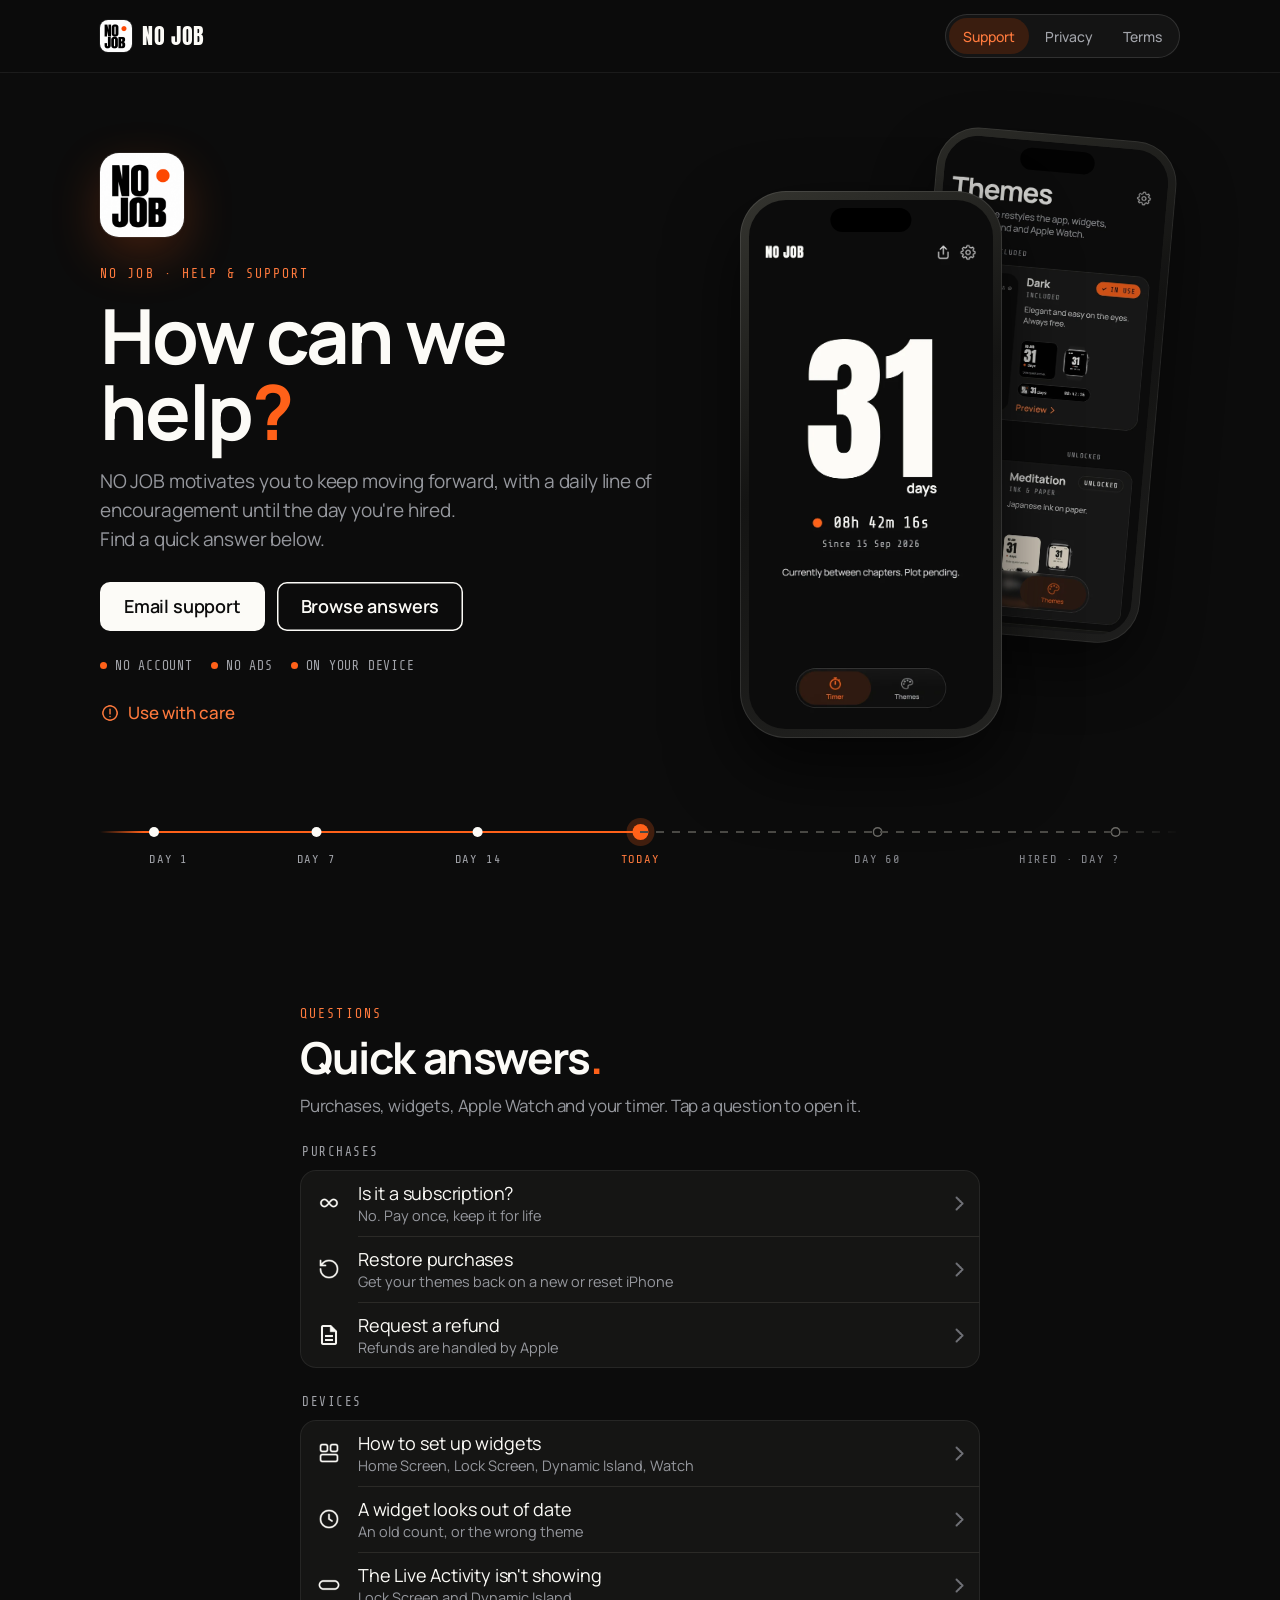
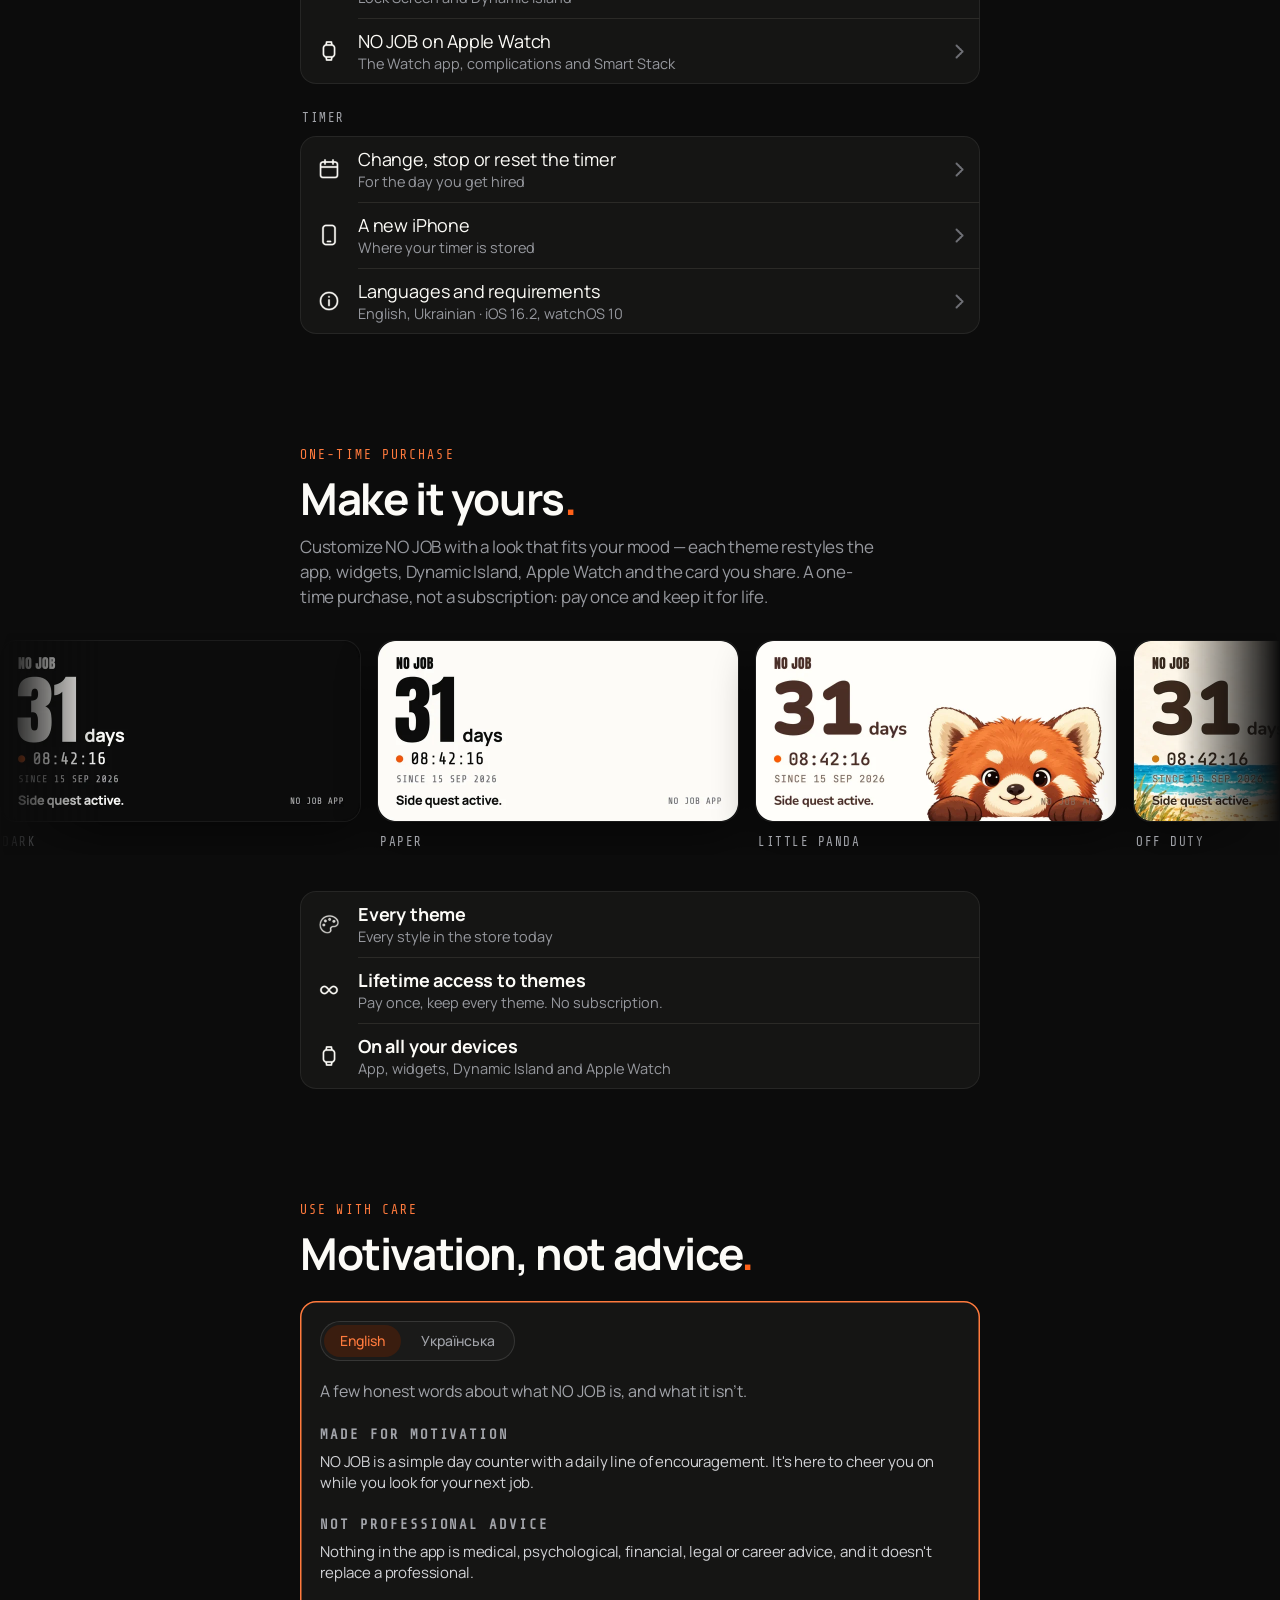
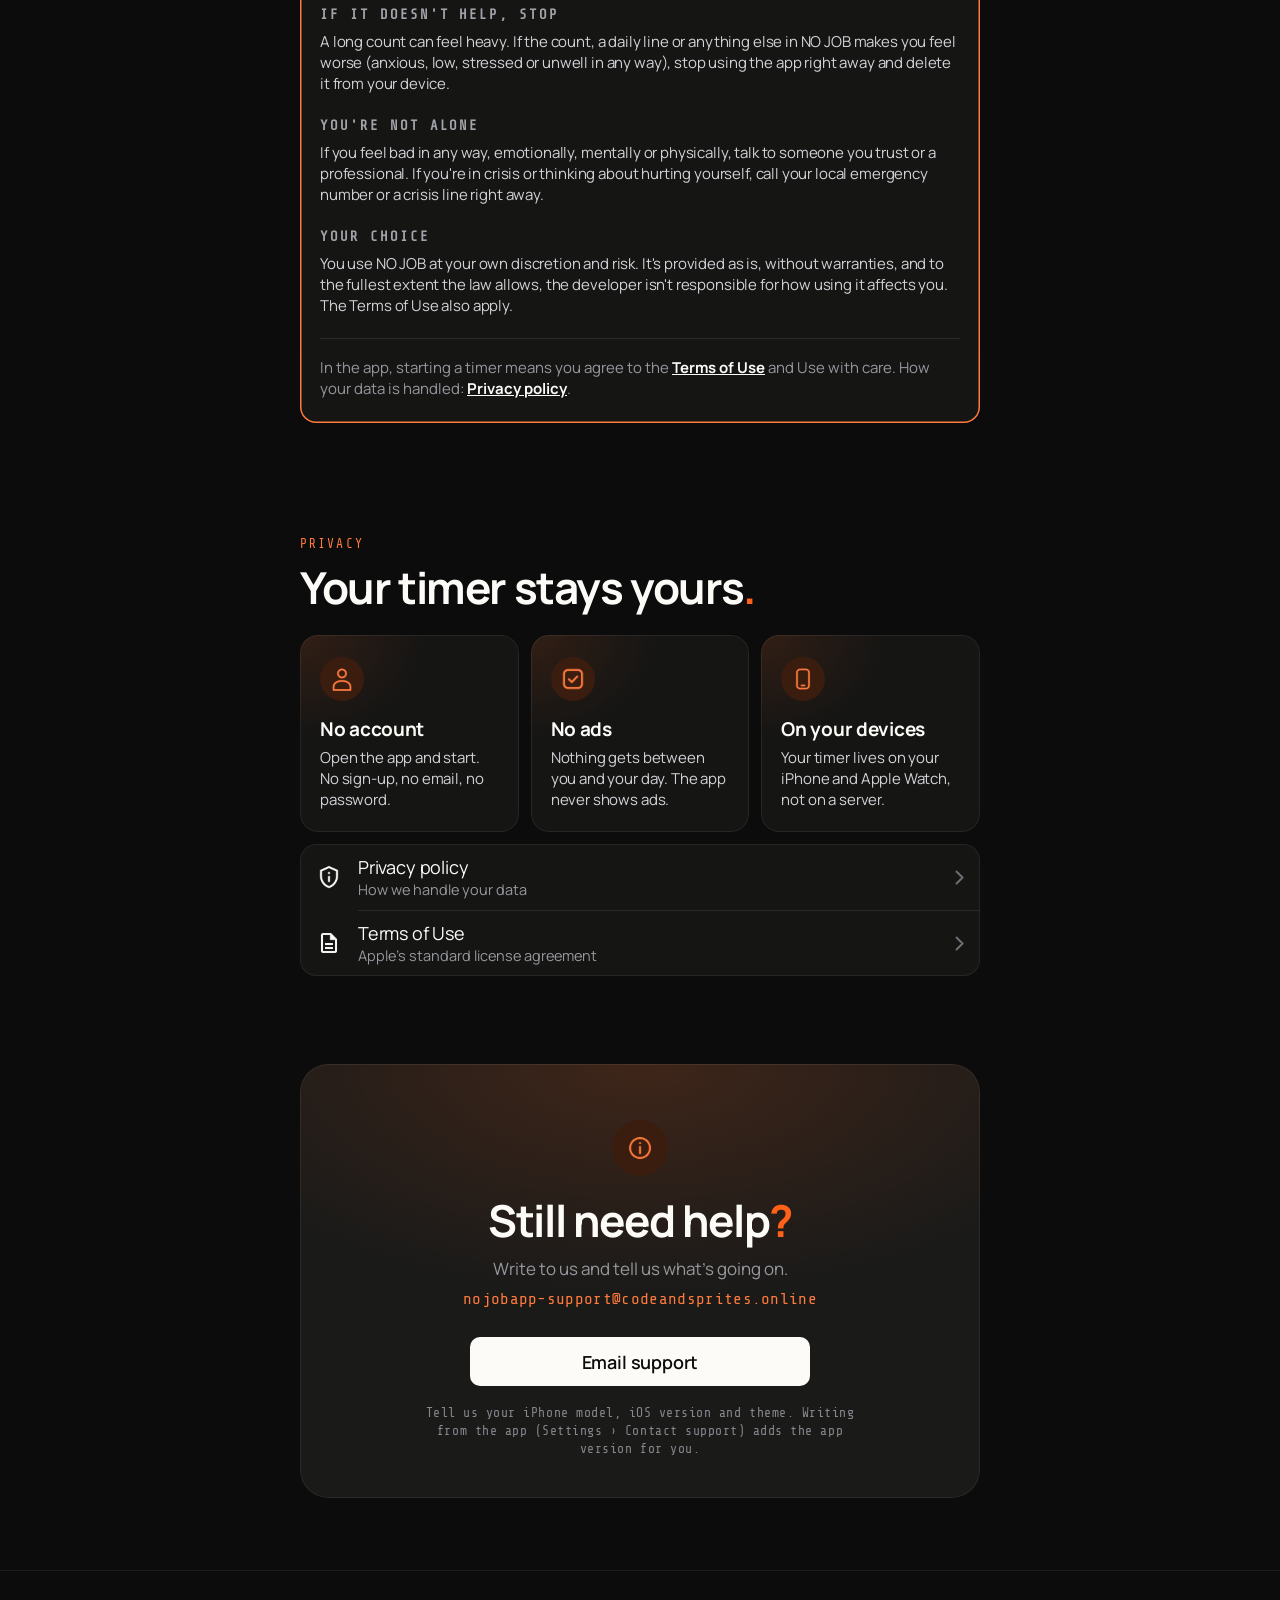
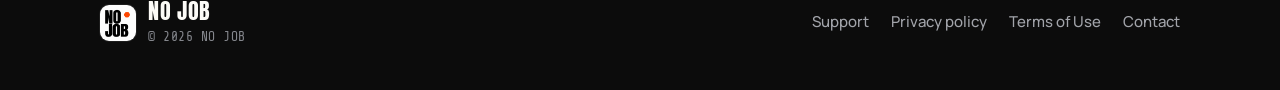
<file: index.html>
<!doctype html>
<html lang="en">

<head>
  <meta charset="utf-8" />
  <meta name="viewport" content="width=device-width, initial-scale=1" />
  <meta name="color-scheme" content="dark" />
  <meta name="theme-color" content="#0c0c0c" />
  <title>NO JOB — Help &amp; support</title>
  <meta name="description"
    content="Get help with NO JOB — contact support, restore your themes, request a refund and set up your widgets." />

  <!-- Support email is used 4 times below. Change it in one place: -->
  <!-- SUPPORT_EMAIL: nojobapp-support@codeandsprites.online -->

  <link rel="icon" type="image/png" href="assets/nojob-icon.png" />
  <link rel="apple-touch-icon" href="assets/nojob-icon.png" />

  <meta property="og:title" content="NO JOB — Help & support" />
  <meta property="og:description"
    content="Get help with NO JOB — contact support, restore your themes, request a refund and set up your widgets." />
  <meta property="og:image" content="assets/nojob-icon.png" />
  <meta property="og:type" content="website" />
  <meta name="twitter:card" content="summary" />

  <link rel="stylesheet" href="support.css?v=5" />
</head>

<body>
  <a class="skip-link" href="#main">Skip to content</a>

  <header class="site-header">
    <div class="wrap site-header__inner">
      <a class="brand" href="./" aria-label="NO JOB home">
        <img src="assets/nojob-icon.png" alt="" width="32" height="32" />
        <span class="wordmark">NO JOB</span>
      </a>
      <nav class="site-nav" aria-label="Site">
        <a href="./" aria-current="page">Support</a>
        <a href="privacy_policy.html">Privacy</a>
        <a href="https://www.apple.com/legal/internet-services/itunes/dev/stdeula/">Terms</a>
      </nav>
    </div>
  </header>

  <main id="main">
    <!-- ---------- Hero ---------- -->

    <section class="wrap hero" aria-labelledby="hero-title">
      <div class="hero__text">
        <img class="hero__icon" src="assets/nojob-icon.png" alt="NO JOB app icon" width="84" height="84" />
        <p class="eyebrow eyebrow--accent">NO JOB · Help &amp; support</p>
        <h1 class="hero__title" id="hero-title">
          How can we help<span class="mark">?</span>
        </h1>
        <p class="hero__lede">
          NO JOB motivates you to keep moving forward, with a daily line of
          encouragement until the day you're hired.<br />
          Find a quick answer below.
        </p>
        <div class="hero__actions">
          <a class="btn" href="mailto:nojobapp-support@codeandsprites.online?subject=NO%20JOB%20support">Email
            support</a>
          <a class="btn btn--outline" href="#answers">Browse answers</a>
        </div>
        <ul class="hero__facts">
          <li>No account</li>
          <li>No ads</li>
          <li>On your device</li>
        </ul>
        <a class="text-btn hero__care" href="#care">
          <span class="icon icon--care" aria-hidden="true"></span>Use with care
        </a>
      </div>

      <div class="hero__art" aria-hidden="true">
        <div class="phone phone--back">
          <img src="assets/img/screen-themes.webp" alt="" width="600" height="1301" loading="lazy" />
        </div>
        <div class="phone phone--front">
          <img src="assets/img/screen-timer.webp" alt="" width="600" height="1301" />
        </div>
      </div>
    </section>

    <!-- The App Store header's timeline: days behind, today, the day you're hired. -->
    <div class="wrap">
      <div class="timeline" aria-hidden="true">
        <ol class="timeline__track">
          <li class="tl tl--start" style="--x: 5%">
            <span class="tl__dot"></span><span class="tl__label">Day 1</span>
          </li>
          <li class="tl tl--optional" style="--x: 20%">
            <span class="tl__dot"></span><span class="tl__label">Day 7</span>
          </li>
          <li class="tl" style="--x: 35%">
            <span class="tl__dot"></span><span class="tl__label">Day 14</span>
          </li>
          <li class="tl tl--today" style="--x: 50%">
            <span class="tl__dot"></span><span class="tl__label">Today</span>
          </li>
          <li class="tl tl--future tl--optional" style="--x: 72%">
            <span class="tl__dot"></span><span class="tl__label">Day 60</span>
          </li>
          <li class="tl tl--future tl--end" style="--x: 94%">
            <span class="tl__dot"></span><span class="tl__label">Hired · Day ?</span>
          </li>
        </ol>
      </div>
    </div>

    <!-- ---------- Answers ---------- -->

    <div class="narrow">
      <div class="section-head" id="answers">
        <p class="eyebrow eyebrow--accent">Questions</p>
        <h2 class="section-title">Quick answers<span class="mark">.</span></h2>
        <p class="section-lede">
          Purchases, widgets, Apple Watch and your timer. Tap a question to
          open it.
        </p>
      </div>

      <h3 class="group-label group-label--first" id="purchases">Purchases</h3>
      <div class="card">
        <details id="unlock">
          <summary class="row">
            <span class="row__icon"><span class="icon icon--infinity"></span></span>
            <span class="row__body">
              <span class="row__title">Is it a subscription?</span>
              <span class="row__hint">No. Pay once, keep it for life</span>
            </span>
            <span class="row__chevron" aria-hidden="true"></span>
          </summary>
          <div class="answer">
            <p>
              No. The timer, widgets, Lock Screen, Dynamic Island, Apple
              Watch and sharing all work without paying. The only purchase is
              <strong>Unlock all themes</strong> — you pay once, it never
              renews, and the themes are yours to keep. The price is shown in
              the app, in your currency, before you buy.
            </p>
          </div>
        </details>

        <details id="restore">
          <summary class="row">
            <span class="row__icon"><span class="icon icon--restore"></span></span>
            <span class="row__body">
              <span class="row__title">Restore purchases</span>
              <span class="row__hint">Get your themes back on a new or reset iPhone</span>
            </span>
            <span class="row__chevron" aria-hidden="true"></span>
          </summary>
          <div class="answer">
            <p>
              Your themes are tied to your Apple Account, so you can restore
              them in a few taps.
            </p>
            <ol class="steps">
              <li class="step">
                <span class="step__num" aria-hidden="true">1</span>
                <span>Sign in with the <strong>same Apple Account</strong> you bought with</span>
              </li>
              <li class="step">
                <span class="step__num" aria-hidden="true">2</span>
                <span>Open NO JOB and tap the <strong>gear</strong> at the top right</span>
              </li>
              <li class="step">
                <span class="step__num" aria-hidden="true">3</span>
                <span>Under Purchases, tap <strong>Restore purchases</strong></span>
              </li>
            </ol>
            <div class="path" aria-label="Path in the NO JOB app">
              <span class="chip">Settings</span><span aria-hidden="true">›</span>
              <span class="chip">Restore purchases</span>
            </div>
            <p>
              Restoring brings back your themes, not your timer: the timer is
              stored on your iPhone (see <a href="#new-iphone">A new
                iPhone</a>). You can also restore from the Themes tab.
            </p>
          </div>
        </details>

        <details id="refund">
          <summary class="row">
            <span class="row__icon"><span class="icon icon--terms"></span></span>
            <span class="row__body">
              <span class="row__title">Request a refund</span>
              <span class="row__hint">Refunds are handled by Apple</span>
            </span>
            <span class="row__chevron" aria-hidden="true"></span>
          </summary>
          <div class="answer">
            <p>
              All payments are processed by Apple, so refunds are requested
              from Apple directly — we can't issue them ourselves.
            </p>
            <ol class="steps">
              <li class="step">
                <span class="step__num" aria-hidden="true">1</span>
                <span>Go to <strong>reportaproblem.apple.com</strong> and sign in with your Apple Account</span>
              </li>
              <li class="step">
                <span class="step__num" aria-hidden="true">2</span>
                <span>Tap <strong>I'd like to</strong>, then <strong>Request a refund</strong></span>
              </li>
              <li class="step">
                <span class="step__num" aria-hidden="true">3</span>
                <span>Pick a reason, select your <strong>NO JOB</strong> purchase and submit</span>
              </li>
            </ol>
            <p class="callout callout--accent">
              After a refund, the unlocked themes lock again and NO JOB
              switches back to its standard look — in the app, on your widgets
              and on Apple Watch. Your timer isn't affected.
            </p>
            <a class="btn btn--outline" href="https://reportaproblem.apple.com" rel="noopener">Open
              reportaproblem.apple.com</a>
          </div>
        </details>
      </div>

      <h3 class="group-label" id="devices">Devices</h3>
      <div class="card">
        <details id="widgets">
          <summary class="row">
            <span class="row__icon"><span class="icon icon--widgets"></span></span>
            <span class="row__body">
              <span class="row__title">How to set up widgets</span>
              <span class="row__hint">Home Screen, Lock Screen, Dynamic Island, Watch</span>
            </span>
            <span class="row__chevron" aria-hidden="true"></span>
          </summary>
          <div class="answer">
            <div class="widgets-pair" aria-hidden="true">
              <figure>
                <img src="assets/img/widget-small.webp" alt="" width="320" height="320" loading="lazy" />
                <figcaption>Small · 2 × 2</figcaption>
              </figure>
              <figure>
                <img src="assets/img/widget-medium.webp" alt="" width="680" height="314" loading="lazy" />
                <figcaption>Medium · 4 × 2</figcaption>
              </figure>
            </div>
            <p>For the Home Screen:</p>
            <ol class="steps">
              <li class="step">
                <span class="step__num" aria-hidden="true">1</span>
                <span>Touch and hold an empty spot on your Home Screen</span>
              </li>
              <li class="step">
                <span class="step__num" aria-hidden="true">2</span>
                <span>Tap <strong>Edit</strong>, then <strong>Add Widget</strong></span>
              </li>
              <li class="step">
                <span class="step__num" aria-hidden="true">3</span>
                <span>Search for <strong>No Job</strong> and tap it</span>
              </li>
              <li class="step">
                <span class="step__num" aria-hidden="true">4</span>
                <span>Swipe to small or medium, then tap <strong>Add Widget</strong></span>
              </li>
            </ol>
            <p>
              Steps for every place — Home Screen, Lock Screen, Dynamic
              Island and Apple Watch — are in the app:
            </p>
            <div class="path" aria-label="Path in the NO JOB app">
              <span class="chip">Settings</span><span aria-hidden="true">›</span>
              <span class="chip">How to set up widgets</span>
            </div>
          </div>
        </details>

        <details>
          <summary class="row">
            <span class="row__icon"><span class="icon icon--clock"></span></span>
            <span class="row__body">
              <span class="row__title">A widget looks out of date</span>
              <span class="row__hint">An old count, or the wrong theme</span>
            </span>
            <span class="row__chevron" aria-hidden="true"></span>
          </summary>
          <div class="answer">
            <p>
              Your widgets count on their own and follow your
              <strong>Display format</strong> and theme. If one looks out of
              date, open NO JOB once to refresh it.
            </p>
          </div>
        </details>

        <details>
          <summary class="row">
            <span class="row__icon"><span class="icon icon--island"></span></span>
            <span class="row__body">
              <span class="row__title">The Live Activity isn't showing</span>
              <span class="row__hint">Lock Screen and Dynamic Island</span>
            </span>
            <span class="row__chevron" aria-hidden="true"></span>
          </summary>
          <div class="answer">
            <p>
              In the iPhone <strong>Settings</strong> app, go to
              <strong>Apps › No Job</strong> (on iOS 17 and earlier, scroll
              down to No Job) and turn on <strong>Live Activities</strong>.
              iOS ends a Live Activity after 8 hours: open NO JOB to bring
              it back.
            </p>
            <p>
              The Dynamic Island needs an iPhone that has one; on other
              iPhones the Live Activity shows on the Lock Screen.
            </p>
          </div>
        </details>

        <details id="watch">
          <summary class="row">
            <span class="row__icon"><span class="icon icon--watch"></span></span>
            <span class="row__body">
              <span class="row__title">NO JOB on Apple Watch</span>
              <span class="row__hint">The Watch app, complications and Smart Stack</span>
            </span>
            <span class="row__chevron" aria-hidden="true"></span>
          </summary>
          <div class="answer">
            <ol class="steps">
              <li class="step">
                <span class="step__num" aria-hidden="true">1</span>
                <span>Open the <strong>Watch</strong> app on your iPhone</span>
              </li>
              <li class="step">
                <span class="step__num" aria-hidden="true">2</span>
                <span>Under Available Apps, tap <strong>Install</strong> next to No Job</span>
              </li>
              <li class="step">
                <span class="step__num" aria-hidden="true">3</span>
                <span>On your watch, touch and hold the face, then tap <strong>Edit</strong></span>
              </li>
              <li class="step">
                <span class="step__num" aria-hidden="true">4</span>
                <span>Swipe to the complications, tap a spot and choose No Job</span>
              </li>
            </ol>
            <p>
              Your Watch gets the timer and theme straight from your iPhone —
              no account needed. Start or stop the timer on your iPhone.
            </p>
          </div>
        </details>
      </div>

      <h3 class="group-label" id="timer">Timer</h3>
      <div class="card">
        <details>
          <summary class="row">
            <span class="row__icon"><span class="icon icon--calendar"></span></span>
            <span class="row__body">
              <span class="row__title">Change, stop or reset the timer</span>
              <span class="row__hint">For the day you get hired</span>
            </span>
            <span class="row__chevron" aria-hidden="true"></span>
          </summary>
          <div class="answer">
            <p>
              Open <strong>Settings</strong> (the gear).
              <strong>Start date</strong> changes when your timer began.
              <strong>Stop timer</strong> saves your final time; you can
              start a new timer anytime. <strong>Reset timer</strong> starts
              again from now.
            </p>
          </div>
        </details>

        <details id="new-iphone">
          <summary class="row">
            <span class="row__icon"><span class="icon icon--phone"></span></span>
            <span class="row__body">
              <span class="row__title">A new iPhone</span>
              <span class="row__hint">Where your timer is stored</span>
            </span>
            <span class="row__chevron" aria-hidden="true"></span>
          </summary>
          <div class="answer">
            <p>
              Your timer is stored only on your iPhone, and shared with your
              widgets and Apple Watch. There's no account and no cloud sync,
              so we can't see or recover it.
            </p>
            <p>
              It's part of your iPhone's backup: restoring a backup, or moving
              to a new iPhone with Quick Start, brings it along. Deleting the
              app deletes your timer.
            </p>
          </div>
        </details>

        <details>
          <summary class="row">
            <span class="row__icon"><span class="icon icon--help"></span></span>
            <span class="row__body">
              <span class="row__title">Languages and requirements</span>
              <span class="row__hint">English, Ukrainian · iOS 16.2, watchOS 10</span>
            </span>
            <span class="row__chevron" aria-hidden="true"></span>
          </summary>
          <div class="answer">
            <p>
              NO JOB speaks <strong>English</strong> and
              <strong>Ukrainian</strong> and follows your iPhone's language.
              To choose one for NO JOB only, go to <strong>Settings › Apps ›
                No Job › Language</strong> (shown when your iPhone has more than
              one preferred language).
            </p>
            <p>
              It runs on iPhone with <strong>iOS 16.2</strong> or later, and
              on Apple Watch with <strong>watchOS 10</strong> or later.
            </p>
          </div>
        </details>
      </div>
    </div>

    <!-- ---------- Themes ---------- -->

    <section class="showcase" id="themes" aria-labelledby="themes-title">
      <div class="narrow">
        <div class="section-head">
          <p class="eyebrow eyebrow--accent">One-time purchase</p>
          <h2 class="section-title" id="themes-title">
            Make it yours<span class="mark">.</span>
          </h2>
          <p class="section-lede">
            Customize NO JOB with a look that fits your mood — each theme
            restyles the app, widgets, Dynamic Island, Apple Watch and the card
            you share. A one-time purchase, not a subscription: pay once and
            keep it for life.
          </p>
        </div>
      </div>

      <!-- The share card in every look, in the app's order (AppThemes.shareLooks).
             The second set repeats the first so the strip can loop. -->
      <div class="strip">
        <ul class="strip__track">
          <li class="look">
            <img src="assets/img/share-dark.webp" alt="The share card in Dark" width="720" height="360"
              loading="lazy" />
            <div class="look__meta"><span>Dark</span></div>
          </li>
          <li class="look">
            <img src="assets/img/share-paper.webp" alt="The share card in Paper" width="720" height="360"
              loading="lazy" />
            <div class="look__meta"><span>Paper</span></div>
          </li>
          <li class="look">
            <img src="assets/img/share-little-panda.webp" alt="The share card in Little Panda" width="720" height="360"
              loading="lazy" />
            <div class="look__meta"><span>Little Panda</span></div>
          </li>
          <li class="look">
            <img src="assets/img/share-off-duty.webp" alt="The share card in Off Duty" width="720" height="360"
              loading="lazy" />
            <div class="look__meta"><span>Off Duty</span></div>
          </li>
          <li class="look">
            <img src="assets/img/share-pocket-world.webp" alt="The share card in Pocket World" width="720" height="360"
              loading="lazy" />
            <div class="look__meta"><span>Pocket World</span></div>
          </li>
          <li class="look">
            <img src="assets/img/share-lighthouse.webp" alt="The share card in Lighthouse" width="720" height="360"
              loading="lazy" />
            <div class="look__meta"><span>Lighthouse</span></div>
          </li>
          <li class="look">
            <img src="assets/img/share-meditation.webp" alt="The share card in Meditation" width="720" height="360"
              loading="lazy" />
            <div class="look__meta"><span>Meditation</span></div>
          </li>
          <li class="look">
            <img src="assets/img/share-terminal.webp" alt="The share card in Terminal" width="720" height="360"
              loading="lazy" />
            <div class="look__meta"><span>Terminal</span></div>
          </li>
          <li class="look" aria-hidden="true">
            <img src="assets/img/share-dark.webp" alt="" width="720" height="360" loading="lazy" />
            <div class="look__meta"><span>Dark</span></div>
          </li>
          <li class="look" aria-hidden="true">
            <img src="assets/img/share-paper.webp" alt="" width="720" height="360" loading="lazy" />
            <div class="look__meta"><span>Paper</span></div>
          </li>
          <li class="look" aria-hidden="true">
            <img src="assets/img/share-little-panda.webp" alt="" width="720" height="360" loading="lazy" />
            <div class="look__meta"><span>Little Panda</span></div>
          </li>
          <li class="look" aria-hidden="true">
            <img src="assets/img/share-off-duty.webp" alt="" width="720" height="360" loading="lazy" />
            <div class="look__meta"><span>Off Duty</span></div>
          </li>
          <li class="look" aria-hidden="true">
            <img src="assets/img/share-pocket-world.webp" alt="" width="720" height="360" loading="lazy" />
            <div class="look__meta"><span>Pocket World</span></div>
          </li>
          <li class="look" aria-hidden="true">
            <img src="assets/img/share-lighthouse.webp" alt="" width="720" height="360" loading="lazy" />
            <div class="look__meta"><span>Lighthouse</span></div>
          </li>
          <li class="look" aria-hidden="true">
            <img src="assets/img/share-meditation.webp" alt="" width="720" height="360" loading="lazy" />
            <div class="look__meta"><span>Meditation</span></div>
          </li>
          <li class="look" aria-hidden="true">
            <img src="assets/img/share-terminal.webp" alt="" width="720" height="360" loading="lazy" />
            <div class="look__meta"><span>Terminal</span></div>
          </li>
        </ul>
      </div>

      <!-- The unlock sheet's three benefits, word for word. -->
      <div class="narrow benefits">
        <div class="card">
          <div class="row row--bold">
            <span class="row__icon"><span class="icon icon--themes"></span></span>
            <span class="row__body">
              <span class="row__title">Every theme</span>
              <span class="row__hint">Every style in the store today</span>
            </span>
          </div>
          <div class="row row--bold">
            <span class="row__icon"><span class="icon icon--infinity"></span></span>
            <span class="row__body">
              <span class="row__title">Lifetime access to themes</span>
              <span class="row__hint">Pay once, keep every theme. No subscription.</span>
            </span>
          </div>
          <div class="row row--bold">
            <span class="row__icon"><span class="icon icon--watch"></span></span>
            <span class="row__body">
              <span class="row__title">On all your devices</span>
              <span class="row__hint">App, widgets, Dynamic Island and Apple Watch</span>
            </span>
          </div>
        </div>
      </div>
    </section>

    <div class="narrow">
      <!-- ---------- Use with care ---------- -->

      <div class="section-head" id="care">
        <p class="eyebrow eyebrow--accent">Use with care</p>
        <h2 class="section-title">Motivation, not advice<span class="mark">.</span></h2>
      </div>

      <!-- Mirrors the "Use with care" page in the iOS app (Settings › Use with care,
             AppStrings.useWithCare…). Keep the copy identical. -->
      <section class="card card--accent care" aria-label="Use with care">
        <div class="lang-switch" role="group" aria-label="Language">
          <button type="button" class="lang-switch__btn" data-lang="en" aria-pressed="true">
            English
          </button>
          <button type="button" class="lang-switch__btn" data-lang="uk" lang="uk" aria-pressed="false">
            Українська
          </button>
        </div>

        <div class="care__body" data-lang="en" lang="en">
          <p class="care__lead">
            A few honest words about what NO JOB is, and what it isn't.
          </p>
          <span class="eyebrow">Made for motivation</span>
          <p>
            NO JOB is a simple day counter with a daily line of
            encouragement. It's here to cheer you on while you look for your
            next job.
          </p>
          <span class="eyebrow">Not professional advice</span>
          <p>
            Nothing in the app is medical, psychological, financial, legal or
            career advice, and it doesn't replace a professional.
          </p>
          <span class="eyebrow">If it doesn't help, stop</span>
          <p>
            A long count can feel heavy. If the count, a daily line or
            anything else in NO JOB makes you feel worse (anxious, low,
            stressed or unwell in any way), stop using the app right away and
            delete it from your device.
          </p>
          <span class="eyebrow">You're not alone</span>
          <p>
            If you feel bad in any way, emotionally, mentally or physically,
            talk to someone you trust or a professional.
            If you're in crisis or thinking about hurting yourself, call your local emergency number or a crisis
              line right away.
          </p>
          <span class="eyebrow">Your choice</span>
          <p>
            You use NO JOB at your own discretion and risk. It's provided as
            is, without warranties, and to the fullest extent the law allows,
            the developer isn't responsible for how using it affects you. The
            Terms of Use also apply.
          </p>
          <p class="care__agreement">
            In the app, starting a timer means you agree to the
            <a href="https://www.apple.com/legal/internet-services/itunes/dev/stdeula/">Terms of Use</a>
            and Use with care. How your data is handled:
            <a href="privacy_policy.html">Privacy policy</a>.
          </p>
        </div>

        <div class="care__body" data-lang="uk" lang="uk" hidden>
          <p class="care__lead">
            Кілька чесних слів про те, чим є NO JOB, а чим — ні.
          </p>
          <span class="eyebrow">Створено для мотивації</span>
          <p>
            NO JOB — це простий лічильник днів із щоденною фразою підтримки.
            Він тут, щоб підбадьорювати вас, поки ви шукаєте нову роботу.
          </p>
          <span class="eyebrow">Це не порада фахівця</span>
          <p>
            Ніщо в програмі не є медичною, психологічною, фінансовою,
            юридичною чи кар’єрною порадою і не замінює фахівця.
          </p>
          <span class="eyebrow">Якщо не допомагає — зупиніться</span>
          <p>
            Довгий відлік може тиснути. Якщо відлік, щоденна фраза чи будь-що
            інше в NO JOB погіршує ваш стан (з’являються тривога,
            пригніченість, стрес чи інше нездужання), одразу припиніть
            користуватися програмою й видаліть її з пристрою.
          </p>
          <span class="eyebrow">Ви не самі</span>
          <p>
            Якщо вам погано — емоційно, психологічно чи фізично, —
            поговоріть із людиною, якій довіряєте, або з фахівцем.
            Якщо ви в кризі чи думаєте про те, щоб заподіяти собі шкоду, негайно зателефонуйте за місцевим
              номером екстреної допомоги або на лінію кризової підтримки.
          </p>
          <span class="eyebrow">Ваш вибір</span>
          <p>
            Ви користуєтеся NO JOB на власний розсуд і ризик. Програма
            надається «як є», без гарантій, і в найповнішій мірі, яку
            дозволяє закон, розробник не відповідає за те, як її
            використання на вас вплине. Також діють Умови використання.
          </p>
          <p class="care__agreement">
            Запускаючи таймер у програмі, ви погоджуєтеся з
            <a href="https://www.apple.com/legal/internet-services/itunes/dev/stdeula/">Умовами використання</a>
            та «Користуйтеся обачно». Як ми обробляємо ваші дані:
            <a href="privacy_policy.html">Політика конфіденційності</a>
            (англійською).
          </p>
        </div>
      </section>

      <!-- ---------- Privacy and legal ---------- -->

      <div class="section-head" id="legal">
        <p class="eyebrow eyebrow--accent">Privacy</p>
        <h2 class="section-title">Your timer stays yours<span class="mark">.</span></h2>
      </div>

      <ul class="perks">
        <li class="perk">
          <span class="perk__icon" aria-hidden="true"><span class="icon icon--profile"></span></span>
          <h3 class="perk__title">No account</h3>
          <p class="perk__text">Open the app and start. No sign-up, no email, no password.</p>
        </li>
        <li class="perk">
          <span class="perk__icon" aria-hidden="true"><span class="icon icon--check-square"></span></span>
          <h3 class="perk__title">No ads</h3>
          <p class="perk__text">Nothing gets between you and your day. The app never shows ads.</p>
        </li>
        <li class="perk">
          <span class="perk__icon" aria-hidden="true"><span class="icon icon--phone"></span></span>
          <h3 class="perk__title">On your devices</h3>
          <p class="perk__text">Your timer lives on your iPhone and Apple Watch, not on a server.</p>
        </li>
      </ul>
      <div class="card">
        <a class="row" href="privacy_policy.html">
          <span class="row__icon"><span class="icon icon--privacy"></span></span>
          <span class="row__body">
            <span class="row__title">Privacy policy</span>
            <span class="row__hint">How we handle your data</span>
          </span>
          <span class="row__chevron" aria-hidden="true"></span>
        </a>
        <a class="row" href="https://www.apple.com/legal/internet-services/itunes/dev/stdeula/">
          <span class="row__icon"><span class="icon icon--terms"></span></span>
          <span class="row__body">
            <span class="row__title">Terms of Use</span>
            <span class="row__hint">Apple's standard license agreement</span>
          </span>
          <span class="row__chevron" aria-hidden="true"></span>
        </a>
      </div>

      <!-- ---------- Still need help ---------- -->

      <section class="cta" id="contact" aria-labelledby="contact-title">
        <span class="cta__icon" aria-hidden="true"><span class="icon icon--help"></span></span>
        <h2 class="section-title" id="contact-title">Still need help<span class="mark">?</span></h2>
        <p class="cta__text">
          Write to us and tell us what's going on.
        </p>
        <a class="cta__mail"
          href="mailto:nojobapp-support@codeandsprites.online?subject=NO%20JOB%20support">nojobapp-support@codeandsprites.online</a>
        <br />
        <a class="btn" href="mailto:nojobapp-support@codeandsprites.online?subject=NO%20JOB%20support">Email support</a>
        <p class="footnote">
          Tell us your iPhone model, iOS version and theme. Writing from the
          app (Settings › Contact support) adds the app version for you.
        </p>
      </section>
    </div>
  </main>

  <footer class="site-footer">
    <div class="wrap site-footer__inner">
      <div class="site-footer__brand">
        <img src="assets/nojob-icon.png" alt="" width="36" height="36" />
        <div>
          <span class="wordmark">NO JOB</span>
          <p class="footnote">© 2026 NO JOB</p>
        </div>
      </div>
      <nav class="site-footer__links" aria-label="Footer">
        <a href="./">Support</a>
        <a href="privacy_policy.html">Privacy policy</a>
        <a href="https://www.apple.com/legal/internet-services/itunes/dev/stdeula/">Terms of Use</a>
        <a href="mailto:nojobapp-support@codeandsprites.online?subject=NO%20JOB%20support">Contact</a>
      </nav>
    </div>
  </footer>

  <script>
    // Links to a question (#restore, …) open it.
    (function () {
      const openTarget = () => {
        const id = decodeURIComponent(location.hash.slice(1));
        const el = id && document.getElementById(id);
        if (el && el.tagName === "DETAILS") el.open = true;
      };
      window.addEventListener("hashchange", openTarget);
      openTarget();
    })();

    // Language switch for Use with care. Defaults to Ukrainian when the
    // browser prefers it; the reader's explicit choice is remembered.
    (function () {
      const notice = document.querySelector(".care");
      if (!notice) return;
      const buttons = Array.from(notice.querySelectorAll(".lang-switch__btn"));
      const bodies = Array.from(notice.querySelectorAll(".care__body"));
      const KEY = "nojob.careNoticeLang";
      const supported = buttons.map((b) => b.dataset.lang);
      const apply = (lang) => {
        buttons.forEach((b) =>
          b.setAttribute("aria-pressed", String(b.dataset.lang === lang)),
        );
        bodies.forEach((body) => {
          body.hidden = body.dataset.lang !== lang;
        });
      };
      let initial = null;
      try {
        initial = localStorage.getItem(KEY);
      } catch (e) { }
      if (!supported.includes(initial)) {
        const prefersUk = (navigator.languages || [navigator.language]).some(
          (l) => /^uk\b/i.test(l || ""),
        );
        initial = prefersUk ? "uk" : "en";
      }
      apply(initial);
      buttons.forEach((b) =>
        b.addEventListener("click", () => {
          apply(b.dataset.lang);
          try {
            localStorage.setItem(KEY, b.dataset.lang);
          } catch (e) { }
        }),
      );
    })();
  </script>
</body>

</html>
</file>
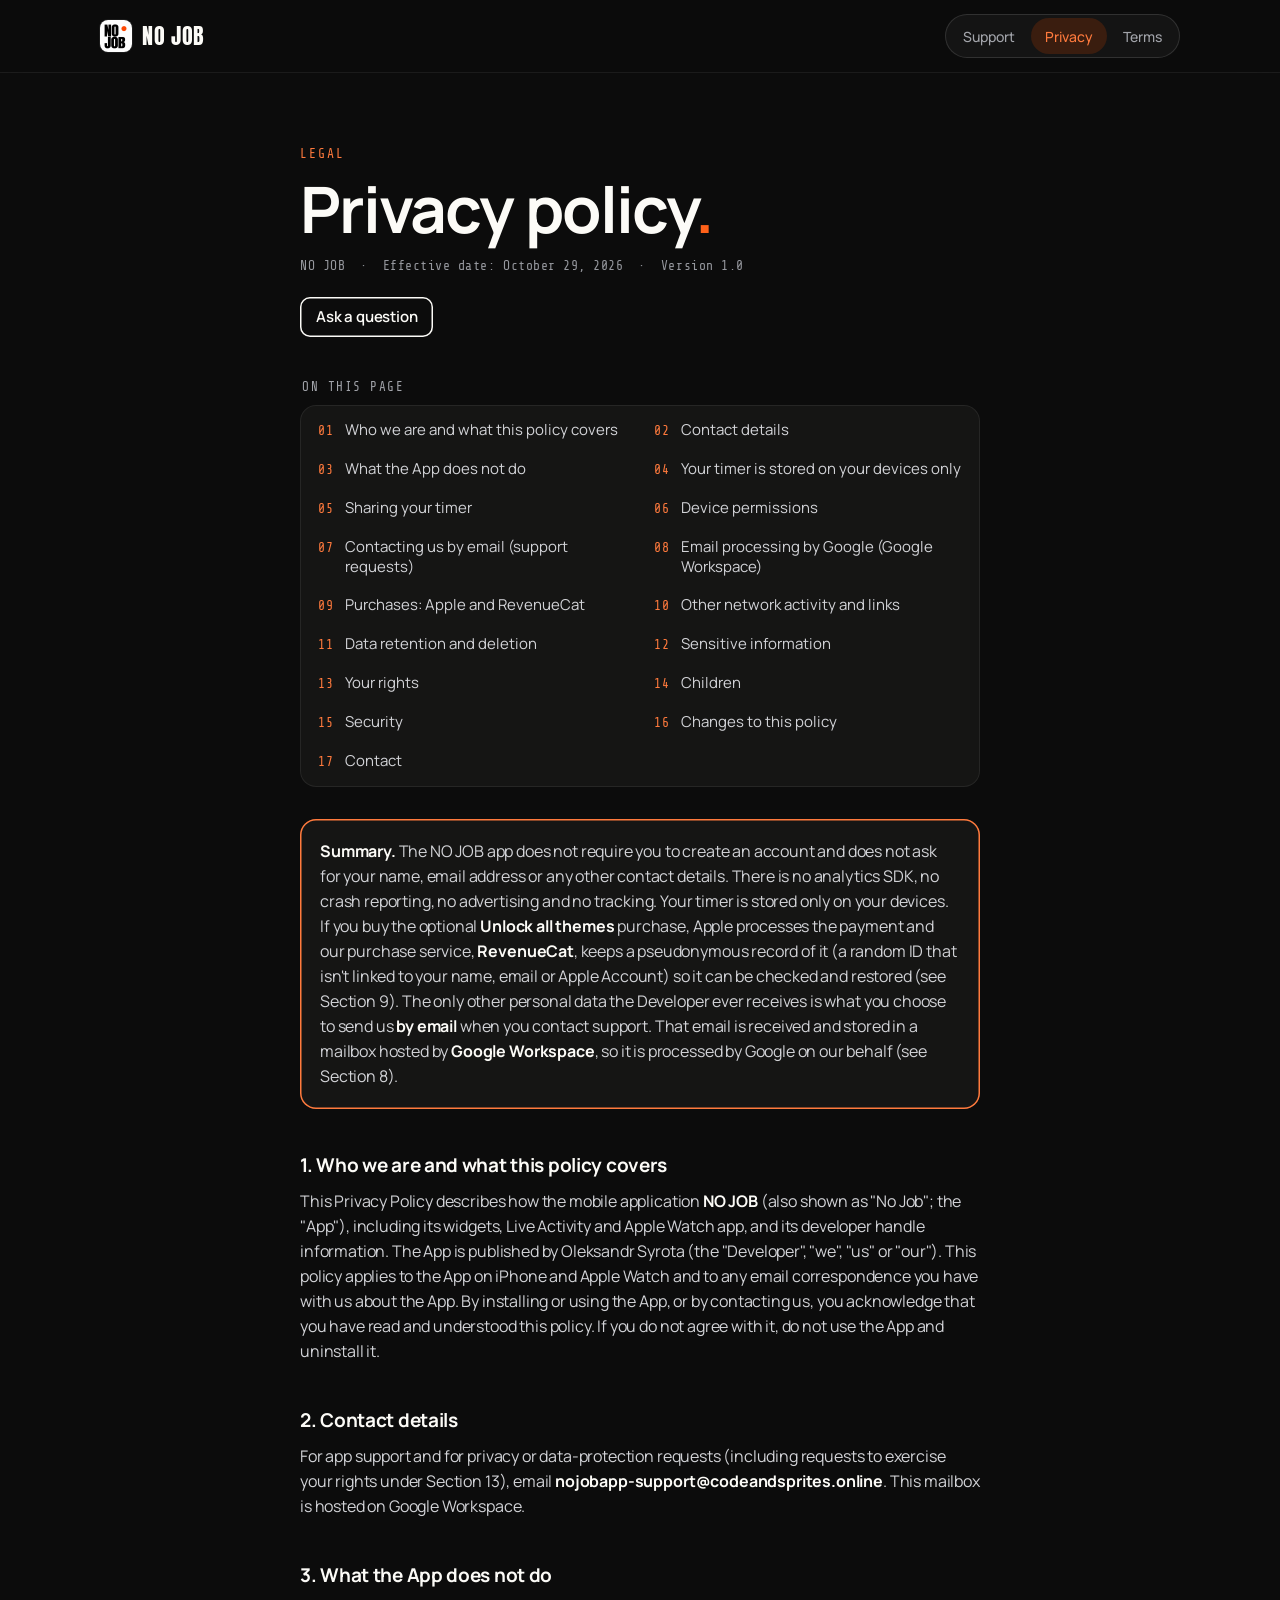
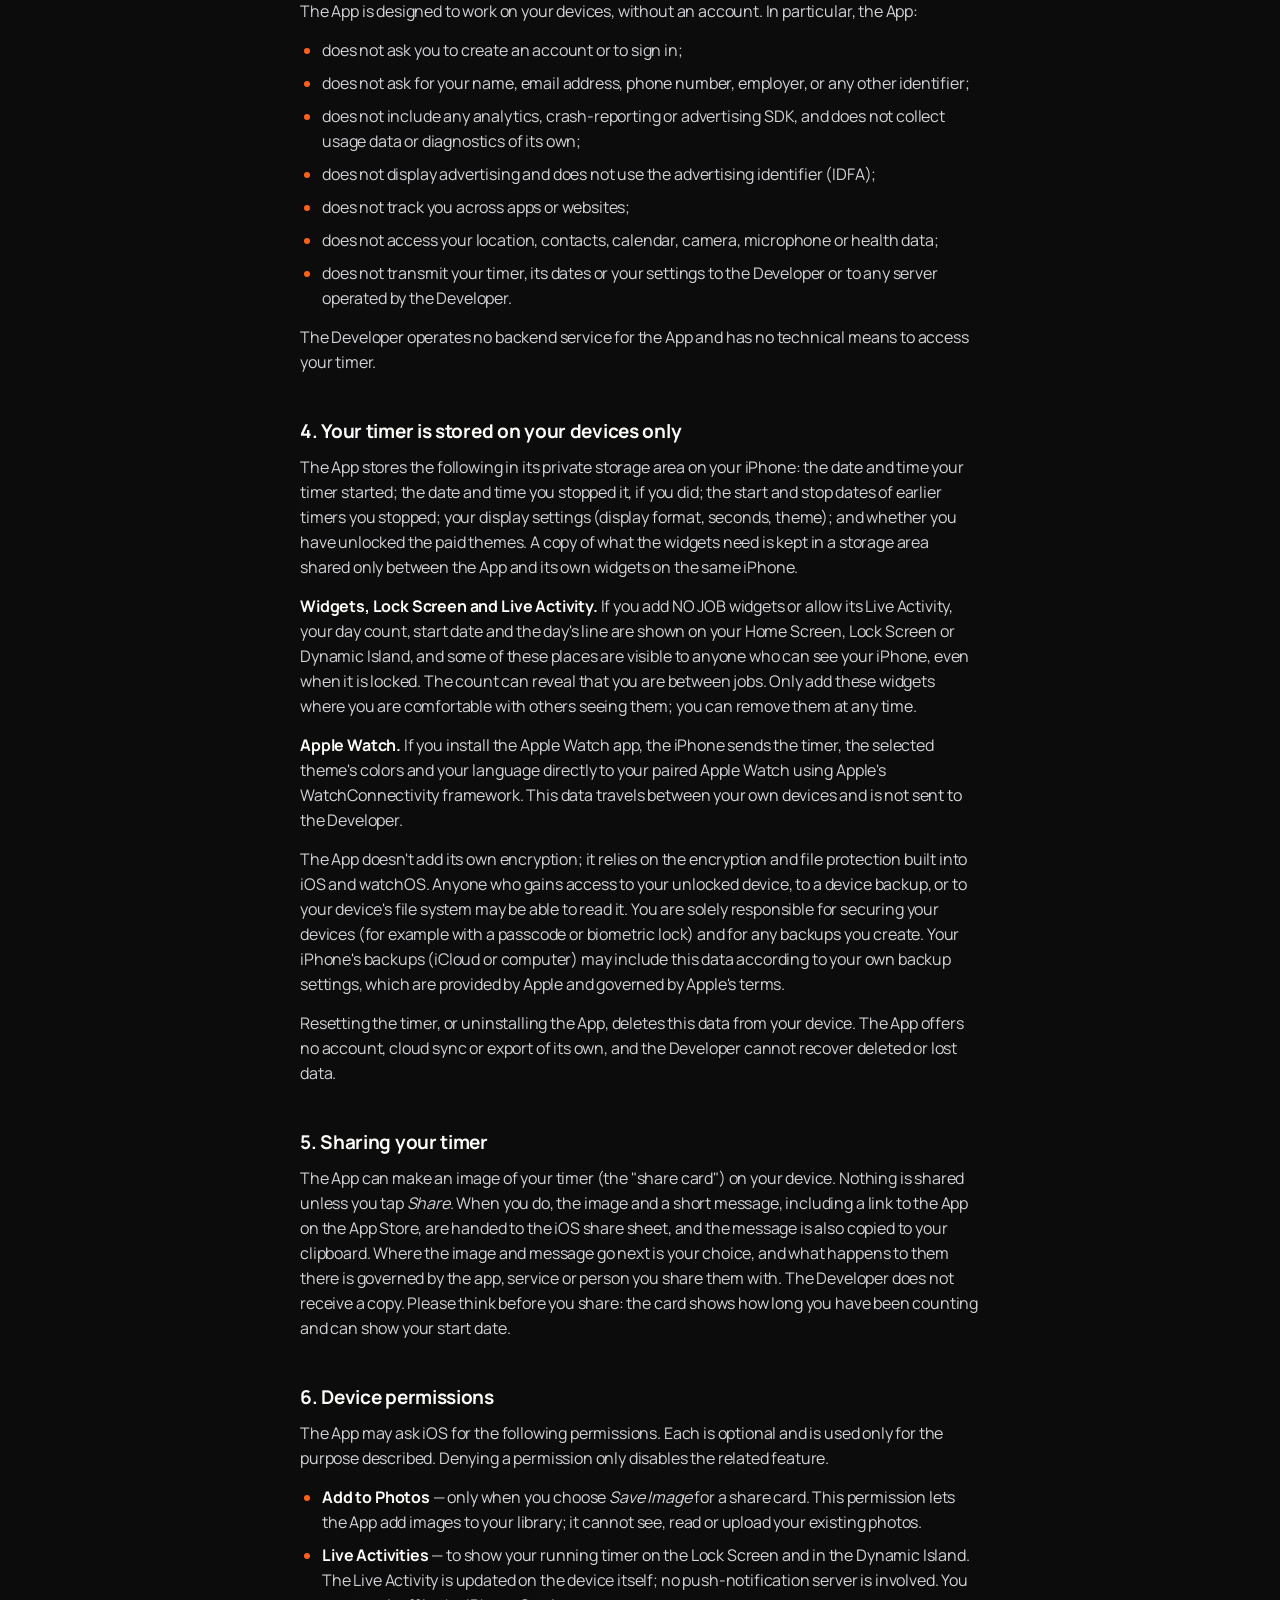
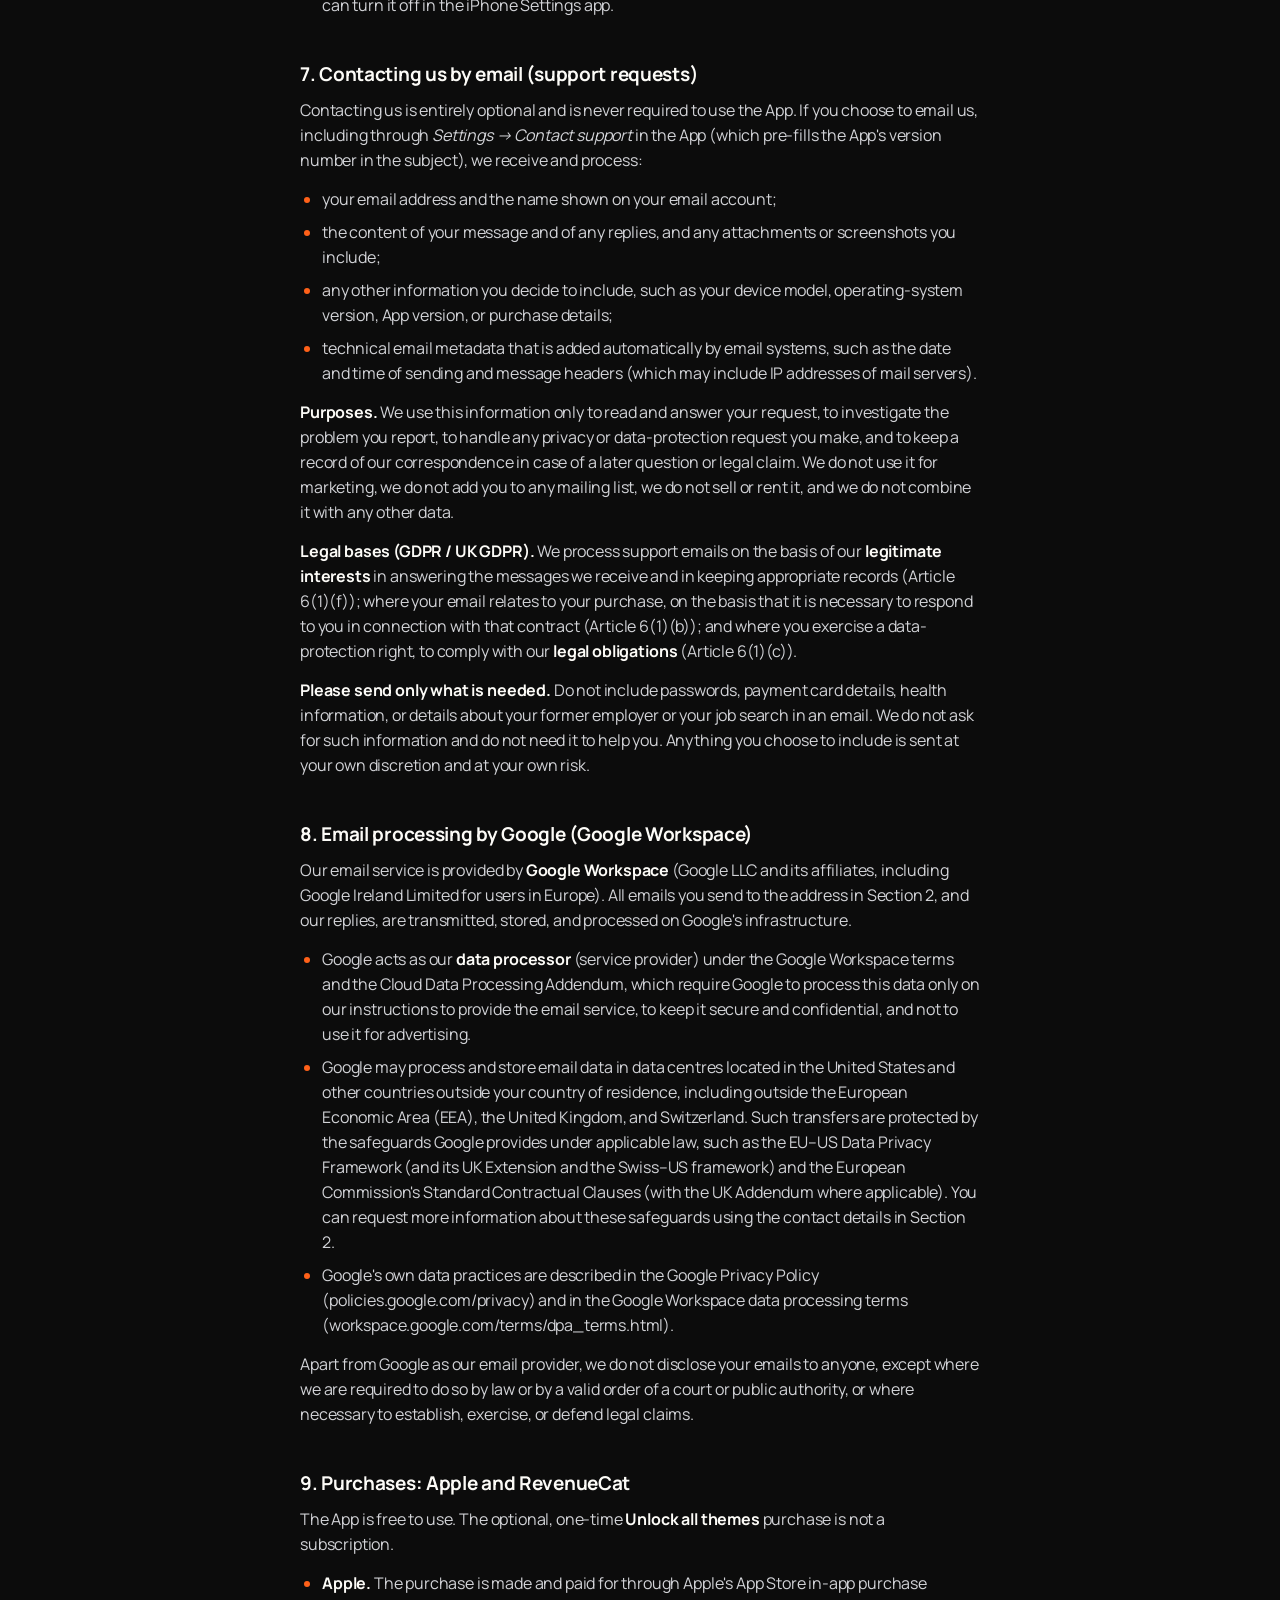
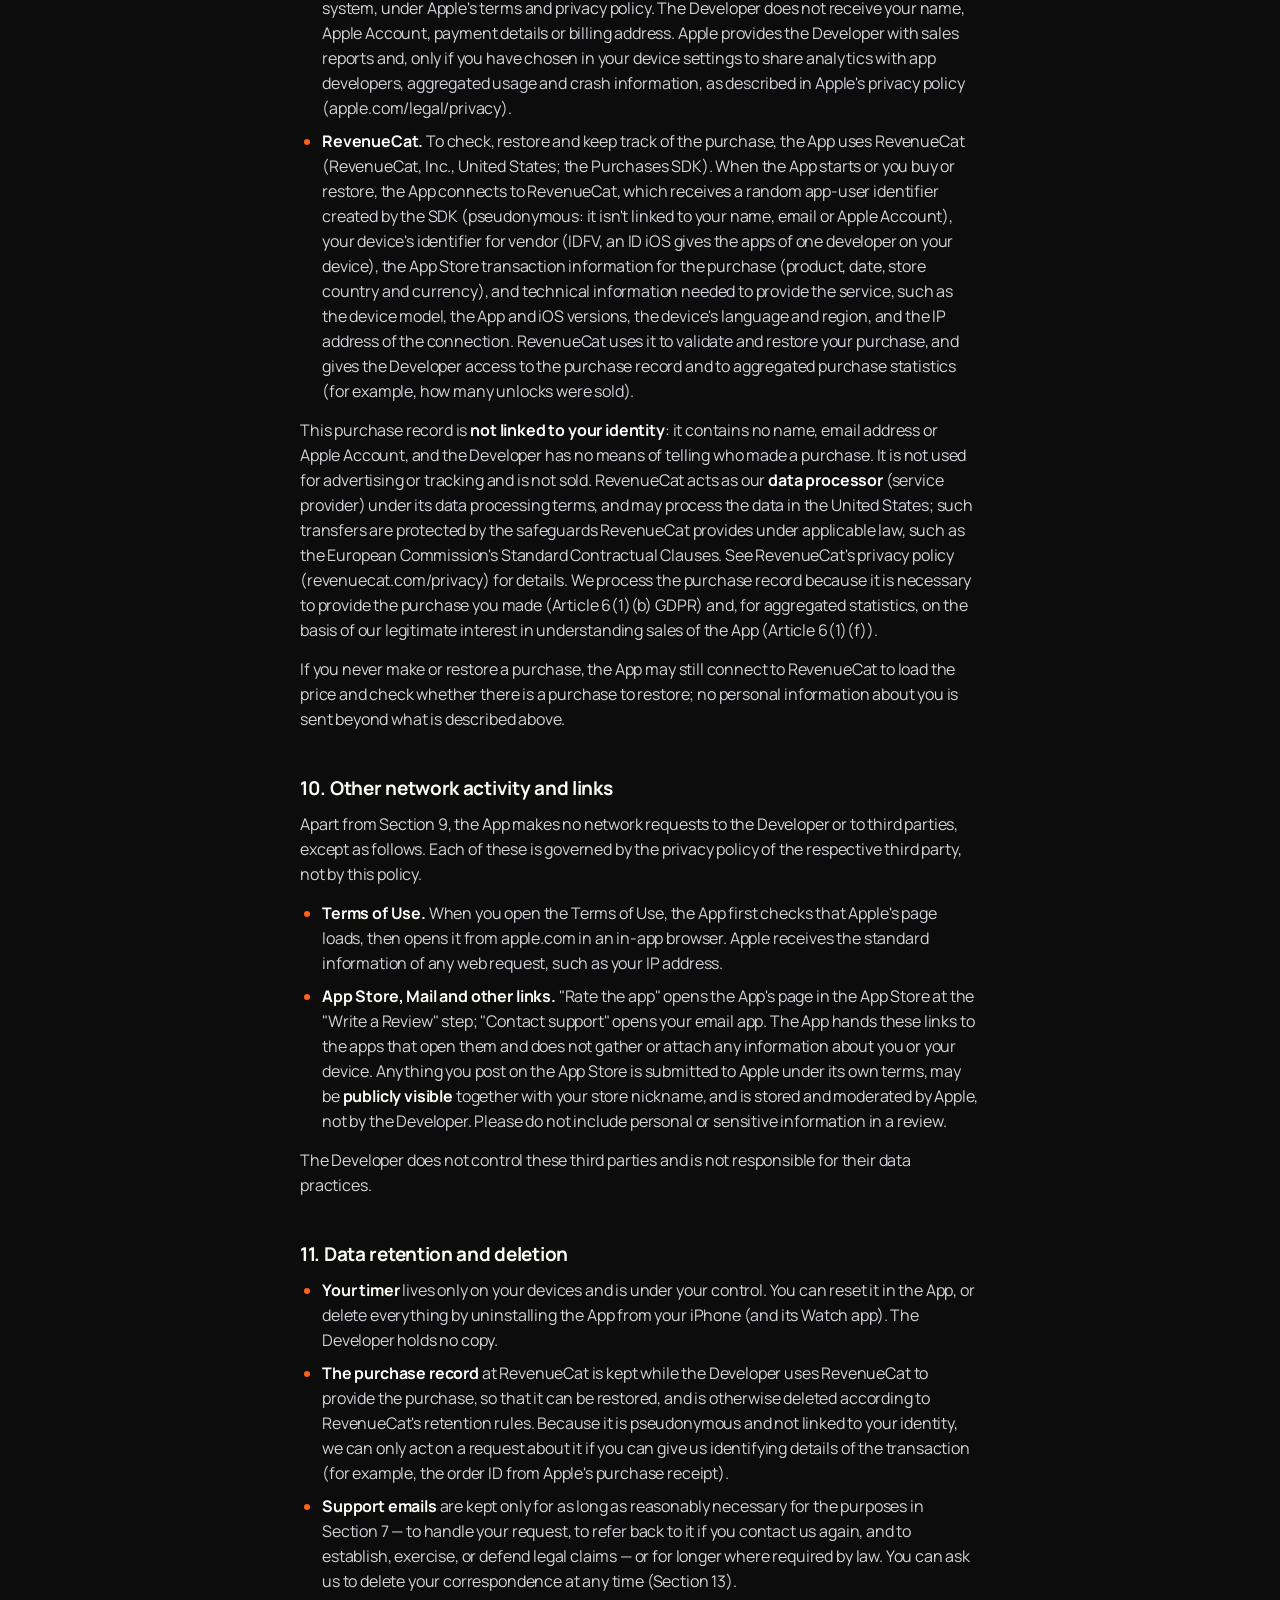
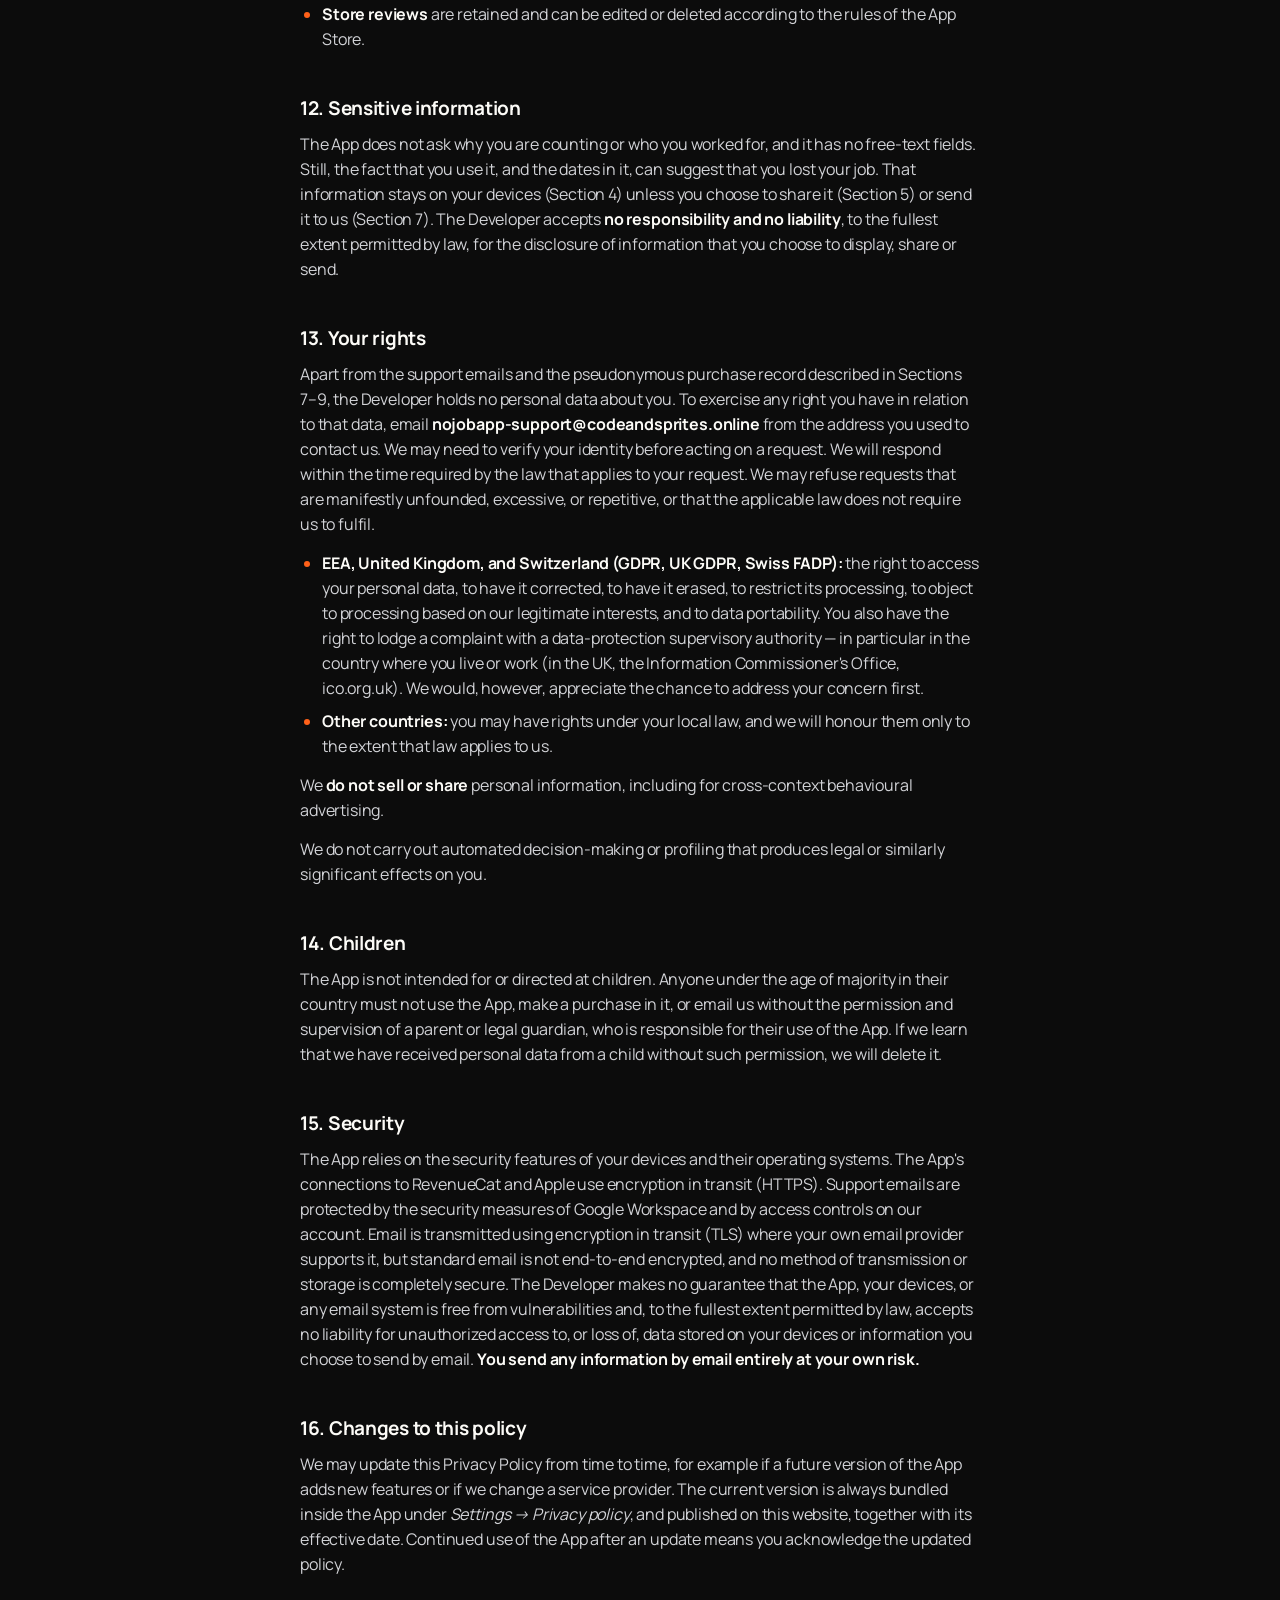
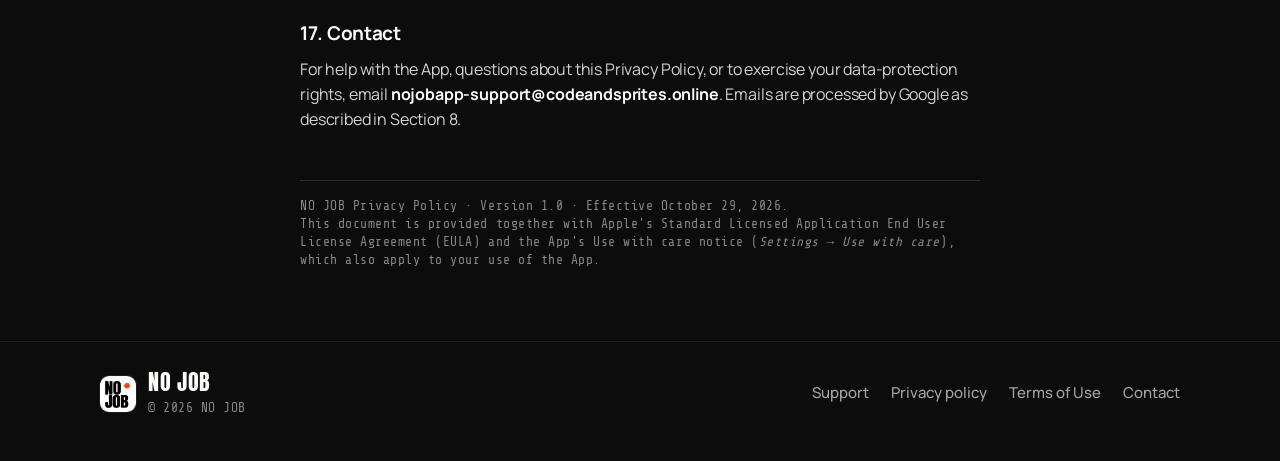
<file: privacy_policy.html>
<!doctype html>
<html lang="en">
  <head>
    <meta charset="utf-8" />
    <meta name="viewport" content="width=device-width, initial-scale=1" />
    <meta name="color-scheme" content="dark" />
    <meta name="theme-color" content="#0c0c0c" />
    <title>NO JOB — Privacy policy</title>
    <link rel="icon" type="image/png" href="assets/nojob-icon.png" />
    <link rel="apple-touch-icon" href="assets/nojob-icon.png" />
    <link rel="stylesheet" href="support.css?v=5" />
    <link rel="stylesheet" href="style.css?v=2" media="print" />
    <link rel="stylesheet" href="web.css?v=2" media="screen" />
  </head>
  <body>
    <a class="skip-link" href="#main">Skip to content</a>

    <header class="site-header">
      <div class="wrap site-header__inner">
        <a class="brand" href="./" aria-label="NO JOB home">
          <img src="assets/nojob-icon.png" alt="" width="32" height="32" />
          <span class="wordmark">NO JOB</span>
        </a>
        <nav class="site-nav" aria-label="Site">
          <a href="./">Support</a>
          <a href="privacy_policy.html" aria-current="page">Privacy</a>
          <a href="https://www.apple.com/legal/internet-services/itunes/dev/stdeula/">Terms</a>
        </nav>
      </div>
    </header>

    <main id="main" class="narrow doc">
        <header class="doc-head">
          <p class="eyebrow eyebrow--accent">Legal</p>
          <h1 class="title">Privacy policy<span class="mark">.</span></h1>
          <div class="meta">
            NO JOB &nbsp;·&nbsp; Effective date: October 29, 2026
            &nbsp;·&nbsp; Version 1.0
          </div>
          <div class="doc-head__actions">
            <a class="btn btn--outline btn--small" href="mailto:nojobapp-support@codeandsprites.online?subject=NO%20JOB%20privacy">Ask a question</a>
          </div>
        </header>

        <nav class="toc" aria-label="On this page">
          <p class="group-label">On this page</p>
          <ol class="toc__list">
            <li><a href="#s1"><span class="toc__num">01</span>Who we are and what this policy covers</a></li>
            <li><a href="#s2"><span class="toc__num">02</span>Contact details</a></li>
            <li><a href="#s3"><span class="toc__num">03</span>What the App does not do</a></li>
            <li><a href="#s4"><span class="toc__num">04</span>Your timer is stored on your devices only</a></li>
            <li><a href="#s5"><span class="toc__num">05</span>Sharing your timer</a></li>
            <li><a href="#s6"><span class="toc__num">06</span>Device permissions</a></li>
            <li><a href="#s7"><span class="toc__num">07</span>Contacting us by email (support requests)</a></li>
            <li><a href="#s8"><span class="toc__num">08</span>Email processing by Google (Google Workspace)</a></li>
            <li><a href="#s9"><span class="toc__num">09</span>Purchases: Apple and RevenueCat</a></li>
            <li><a href="#s10"><span class="toc__num">10</span>Other network activity and links</a></li>
            <li><a href="#s11"><span class="toc__num">11</span>Data retention and deletion</a></li>
            <li><a href="#s12"><span class="toc__num">12</span>Sensitive information</a></li>
            <li><a href="#s13"><span class="toc__num">13</span>Your rights</a></li>
            <li><a href="#s14"><span class="toc__num">14</span>Children</a></li>
            <li><a href="#s15"><span class="toc__num">15</span>Security</a></li>
            <li><a href="#s16"><span class="toc__num">16</span>Changes to this policy</a></li>
            <li><a href="#s17"><span class="toc__num">17</span>Contact</a></li>
          </ol>
        </nav>

        <div class="box">
          <p>
            <strong>Summary.</strong> The NO JOB app does not require you to
            create an account and does not ask for your name, email address or
            any other contact details. There is no analytics SDK, no crash
            reporting, no advertising and no tracking. Your timer is stored
            only on your devices. If you buy the optional
            <strong>Unlock all themes</strong> purchase, Apple processes the
            payment and our purchase service, <strong>RevenueCat</strong>,
            keeps a pseudonymous record of it (a random ID that isn't linked
            to your name, email or Apple Account) so it can be checked and
            restored (see Section 9). The only other personal data the Developer ever
            receives is what you choose to send us <strong>by email</strong>
            when you contact support. That email is received and stored in a
            mailbox hosted by <strong>Google Workspace</strong>, so it is
            processed by Google on our behalf (see Section 8).
          </p>
        </div>

        <h2 id="s1">1. Who we are and what this policy covers</h2>
        <p>
          This Privacy Policy describes how the mobile application
          <strong>NO JOB</strong> (also shown as "No Job"; the "App"),
          including its widgets, Live Activity and Apple Watch app, and its
          developer handle information. The App is published by Oleksandr
          Syrota (the "Developer", "we", "us" or "our"). This policy
          applies to the App on iPhone and Apple Watch and to any email
          correspondence you have with us about the App. By installing or
          using the App, or by contacting us, you acknowledge that you have
          read and understood this policy. If you do not agree with it, do not
          use the App and uninstall it.
        </p>

        <h2 id="s2">2. Contact details</h2>
        <p>
          For app support and for privacy or data-protection requests (including
          requests to exercise your rights under Section 13), email
          <strong>nojobapp-support@codeandsprites.online</strong>. This mailbox
          is hosted on Google Workspace.
        </p>

        <h2 id="s3">3. What the App does not do</h2>
        <p>
          The App is designed to work on your devices, without an account. In
          particular, the App:
        </p>
        <ul>
          <li>does not ask you to create an account or to sign in;</li>
          <li>
            does not ask for your name, email address, phone number, employer,
            or any other identifier;
          </li>
          <li>
            does not include any analytics, crash-reporting or advertising SDK,
            and does not collect usage data or diagnostics of its own;
          </li>
          <li>
            does not display advertising and does not use the advertising
            identifier (IDFA);
          </li>
          <li>does not track you across apps or websites;</li>
          <li>
            does not access your location, contacts, calendar, camera,
            microphone or health data;
          </li>
          <li>
            does not transmit your timer, its dates or your settings to the
            Developer or to any server operated by the Developer.
          </li>
        </ul>
        <p>
          The Developer operates no backend service for the App and has no
          technical means to access your timer.
        </p>

        <h2 id="s4">4. Your timer is stored on your devices only</h2>
        <p>
          The App stores the following in its private storage area on your
          iPhone: the date and time your timer started; the date and time you
          stopped it, if you did; the start and stop dates of earlier timers
          you stopped; your display settings (display format, seconds, theme);
          and whether you have unlocked the paid themes. A copy of what the
          widgets need is kept in a storage area shared only between the App
          and its own widgets on the same iPhone.
        </p>
        <p>
          <strong>Widgets, Lock Screen and Live Activity.</strong> If you add
          NO JOB widgets or allow its Live Activity, your day count, start date
          and the day's line are shown on your Home Screen, Lock Screen or
          Dynamic Island, and some of these places are visible to anyone who
          can see your iPhone, even when it is locked. The count can reveal
          that you are between jobs. Only add these widgets where you are
          comfortable with others seeing them; you can remove them at any time.
        </p>
        <p>
          <strong>Apple Watch.</strong> If you install the Apple Watch app, the
          iPhone sends the timer, the selected theme's colors and your language
          directly to your paired Apple Watch using Apple's WatchConnectivity
          framework. This data travels between your own devices and is not
          sent to the Developer.
        </p>
        <p>
          The App doesn't add its own encryption; it relies on the encryption
          and file protection built into iOS and watchOS. Anyone who gains access to your unlocked
          device, to a device backup, or to your device's file system may be
          able to read it. You are solely responsible for securing your devices
          (for example with a passcode or biometric lock) and for any backups
          you create. Your iPhone's backups (iCloud or computer) may include
          this data according to your own backup settings, which are provided
          by Apple and governed by Apple's terms.
        </p>
        <p>
          Resetting the timer, or uninstalling the App, deletes this data from
          your device. The App offers no account, cloud sync or export of its
          own, and the Developer cannot recover deleted or lost data.
        </p>

        <h2 id="s5">5. Sharing your timer</h2>
        <p>
          The App can make an image of your timer (the "share card") on your
          device. Nothing is shared unless you tap <em>Share</em>. When you do,
          the image and a short message, including a link to the App on the App
          Store, are handed to the iOS share sheet, and the message is also
          copied to your clipboard. Where the image and message go next is
          your choice, and what happens to them there is governed by the app,
          service or person you share them with. The Developer does not
          receive a copy. Please think before you share: the card shows how
          long you have been counting and can show your start date.
        </p>

        <h2 id="s6">6. Device permissions</h2>
        <p>
          The App may ask iOS for the following permissions. Each is optional
          and is used only for the purpose described. Denying a permission
          only disables the related feature.
        </p>
        <ul>
          <li>
            <strong>Add to Photos</strong> — only when you choose
            <em>Save Image</em> for a share card. This permission lets the App
            add images to your library; it cannot see, read or upload your
            existing photos.
          </li>
          <li>
            <strong>Live Activities</strong> — to show your running timer on
            the Lock Screen and in the Dynamic Island. The Live Activity is
            updated on the device itself; no push-notification server is
            involved. You can turn it off in the iPhone Settings app.
          </li>
        </ul>

        <h2 id="s7">7. Contacting us by email (support requests)</h2>
        <p>
          Contacting us is entirely optional and is never required to use the
          App. If you choose to email us, including through
          <em>Settings → Contact support</em> in the App (which pre-fills the
          App's version number in the subject), we receive and process:
        </p>
        <ul>
          <li>your email address and the name shown on your email account;</li>
          <li>
            the content of your message and of any replies, and any attachments
            or screenshots you include;
          </li>
          <li>
            any other information you decide to include, such as your device
            model, operating-system version, App version, or purchase details;
          </li>
          <li>
            technical email metadata that is added automatically by email
            systems, such as the date and time of sending and message headers
            (which may include IP addresses of mail servers).
          </li>
        </ul>
        <p>
          <strong>Purposes.</strong> We use this information only to read and
          answer your request, to investigate the problem you report, to handle
          any privacy or data-protection request you make, and to keep a record
          of our correspondence in case of a later question or legal claim. We
          do not use it for marketing, we do not add you to any mailing list, we
          do not sell or rent it, and we do not combine it with any other data.
        </p>
        <p>
          <strong>Legal bases (GDPR / UK GDPR).</strong> We process support
          emails on the basis of our <strong>legitimate interests</strong> in
          answering the messages we receive and in keeping appropriate records
          (Article 6(1)(f)); where your email relates to your purchase, on the
          basis that it is necessary to respond to you in connection with that
          contract (Article 6(1)(b)); and where you exercise a data-protection
          right, to comply with our <strong>legal obligations</strong>
          (Article 6(1)(c)).
        </p>
        <p>
          <strong>Please send only what is needed.</strong> Do not include
          passwords, payment card details, health information, or details about
          your former employer or your job search in an email. We do not ask
          for such information and do not need it to help you. Anything you
          choose to include is sent at your own discretion and at your own
          risk.
        </p>

        <h2 id="s8">8. Email processing by Google (Google Workspace)</h2>
        <p>
          Our email service is provided by <strong>Google Workspace</strong>
          (Google LLC and its affiliates, including Google Ireland Limited for
          users in Europe). All emails you send to the address in Section 2, and
          our replies, are transmitted, stored, and processed on Google's
          infrastructure.
        </p>
        <ul>
          <li>
            Google acts as our <strong>data processor</strong> (service
            provider) under the Google Workspace terms and the Cloud Data
            Processing Addendum, which require Google to process this data only
            on our instructions to provide the email service, to keep it secure
            and confidential, and not to use it for advertising.
          </li>
          <li>
            Google may process and store email data in data centres located in
            the United States and other countries outside your country of
            residence, including outside the European Economic Area (EEA), the
            United Kingdom, and Switzerland. Such transfers are protected by the
            safeguards Google provides under applicable law, such as the EU–US
            Data Privacy Framework (and its UK Extension and the Swiss–US
            framework) and the European Commission's Standard Contractual
            Clauses (with the UK Addendum where applicable). You can request
            more information about these safeguards using the contact details in
            Section 2.
          </li>
          <li>
            Google's own data practices are described in the Google Privacy
            Policy (policies.google.com/privacy) and in the Google Workspace
            data processing terms (workspace.google.com/terms/dpa_terms.html).
          </li>
        </ul>
        <p>
          Apart from Google as our email provider, we do not disclose your
          emails to anyone, except where we are required to do so by law or by a
          valid order of a court or public authority, or where necessary to
          establish, exercise, or defend legal claims.
        </p>

        <h2 id="s9">9. Purchases: Apple and RevenueCat</h2>
        <p>
          The App is free to use. The optional, one-time
          <strong>Unlock all themes</strong> purchase is not a subscription.
        </p>
        <ul>
          <li>
            <strong>Apple.</strong> The purchase is made and paid for through
            Apple's App Store in-app purchase system, under Apple's terms and
            privacy policy. The Developer does not receive your name, Apple
            Account, payment details or billing address. Apple provides the
            Developer with sales reports and, only if you have chosen in your
            device settings to share analytics with app developers, aggregated
            usage and crash information, as described in Apple's privacy
            policy (apple.com/legal/privacy).
          </li>
          <li>
            <strong>RevenueCat.</strong> To check, restore and keep track of
            the purchase, the App uses RevenueCat (RevenueCat, Inc., United
            States; the Purchases SDK). When the App starts or you buy or
            restore, the App connects to RevenueCat, which receives a random
            app-user identifier created by the SDK (pseudonymous: it isn't
            linked to your name, email or Apple Account), your device's
            identifier for vendor (IDFV, an ID iOS gives the apps of one
            developer on your device), the App Store transaction information
            for the purchase (product, date, store country and currency), and
            technical information needed to provide the service, such as the
            device model, the App and iOS versions, the device's language and
            region, and the IP address of the connection. RevenueCat uses
            it to validate and restore your purchase, and gives the Developer
            access to the purchase record and to aggregated purchase statistics
            (for example, how many unlocks were sold).
          </li>
        </ul>
        <p>
          This purchase record is <strong>not linked to your identity</strong>:
          it contains no name, email address or Apple Account, and the
          Developer has no means of telling who made a purchase. It is not used
          for advertising or tracking and is not sold. RevenueCat acts as our
          <strong>data processor</strong> (service provider) under its data
          processing terms, and may process the data in the United States; such
          transfers are protected by the safeguards RevenueCat provides under
          applicable law, such as the European Commission's Standard
          Contractual Clauses. See RevenueCat's privacy policy
          (revenuecat.com/privacy) for details. We process the purchase record
          because it is necessary to provide the purchase you made
          (Article 6(1)(b) GDPR) and, for aggregated statistics, on the basis
          of our legitimate interest in understanding sales of the App
          (Article 6(1)(f)).
        </p>
        <p>
          If you never make or restore a purchase, the App may still connect to
          RevenueCat to load the price and check whether there is a purchase to
          restore; no personal information about you is sent beyond what is
          described above.
        </p>

        <h2 id="s10">10. Other network activity and links</h2>
        <p>
          Apart from Section 9, the App makes no network requests to the
          Developer or to third parties, except as follows. Each of these is
          governed by the privacy policy of the respective third party, not by
          this policy.
        </p>
        <ul>
          <li>
            <strong>Terms of Use.</strong> When you open the Terms of Use, the
            App first checks that Apple's page loads, then opens it from
            apple.com in an in-app browser. Apple receives the standard
            information of any web request, such as your IP address.
          </li>
          <li>
            <strong>App Store, Mail and other links.</strong> "Rate the app"
            opens the App's page in the App Store at the "Write a Review" step;
            "Contact support" opens your email app. The App hands these links
            to the apps that open them and does not gather or attach any
            information about you or your device. Anything you post on the App
            Store is submitted to Apple under its own terms, may be
            <strong>publicly visible</strong> together with your store
            nickname, and is stored and moderated by Apple, not by the
            Developer. Please do not include personal or sensitive information
            in a review.
          </li>
        </ul>
        <p>
          The Developer does not control these third parties and is not
          responsible for their data practices.
        </p>

        <h2 id="s11">11. Data retention and deletion</h2>
        <ul>
          <li>
            <strong>Your timer</strong> lives only on your devices and is under
            your control. You can reset it in the App, or delete everything by
            uninstalling the App from your iPhone (and its Watch app). The
            Developer holds no copy.
          </li>
          <li>
            <strong>The purchase record</strong> at RevenueCat is kept while
            the Developer uses RevenueCat to provide the purchase, so that it
            can be restored, and is otherwise deleted according to RevenueCat's
            retention rules. Because it is pseudonymous and not linked to your
            identity, we can only act on a
            request about it if you can give us identifying details of the
            transaction (for example, the order ID from Apple's purchase
            receipt).
          </li>
          <li>
            <strong>Support emails</strong> are kept only for as long as
            reasonably necessary for the purposes in Section 7 — to handle your
            request, to refer back to it if you contact us again, and to
            establish, exercise, or defend legal claims — or for longer where
            required by law. You can ask us to delete your correspondence at any
            time (Section 13).
          </li>
          <li>
            <strong>Store reviews</strong> are retained and can be edited or
            deleted according to the rules of the App Store.
          </li>
        </ul>

        <h2 id="s12">12. Sensitive information</h2>
        <p>
          The App does not ask why you are counting or who you worked for, and
          it has no free-text fields. Still, the fact that you use it, and the
          dates in it, can suggest that you lost your job. That information
          stays on your devices (Section 4) unless you choose to share it
          (Section 5) or send it to us (Section 7). The Developer accepts
          <strong>no responsibility and no liability</strong>, to the fullest
          extent permitted by law, for the disclosure of information that you
          choose to display, share or send.
        </p>

        <h2 id="s13">13. Your rights</h2>
        <p>
          Apart from the support emails and the pseudonymous purchase record
          described in Sections 7–9, the Developer holds no personal data about
          you. To exercise any right you have in relation to that data, email
          <strong>nojobapp-support@codeandsprites.online</strong> from the
          address you used to contact us. We may need to verify your identity
          before acting on a request. We will respond within the time required
          by the law that applies to your request. We may refuse requests that
          are manifestly unfounded, excessive, or repetitive, or that the
          applicable law does not require us to fulfil.
        </p>
        <ul>
          <li>
            <strong
              >EEA, United Kingdom, and Switzerland (GDPR, UK GDPR, Swiss
              FADP):</strong
            >
            the right to access your personal data, to have it corrected, to
            have it erased, to restrict its processing, to object to processing
            based on our legitimate interests, and to data portability. You also
            have the right to lodge a complaint with a data-protection
            supervisory authority — in particular in the country where you live
            or work (in the UK, the Information Commissioner's Office,
            ico.org.uk). We would, however, appreciate the chance to address
            your concern first.
          </li>
          <li>
            <strong>Other countries:</strong> you may have rights under your
            local law, and we will honour them only to the extent that law
            applies to us.
          </li>
        </ul>
        <p>
          We <strong>do not sell or share</strong> personal information,
          including for cross-context behavioural advertising.
        </p>
        <p>
          We do not carry out automated decision-making or profiling that
          produces legal or similarly significant effects on you.
        </p>

        <h2 id="s14">14. Children</h2>
        <p>
          The App is not intended for or directed at children. Anyone under the
          age of majority in their country must not use the App, make a
          purchase in it, or email us without the permission and supervision
          of a parent or legal guardian, who is responsible for their use of
          the App. If we learn that we have received personal data from a child
          without such permission, we will delete it.
        </p>

        <h2 id="s15">15. Security</h2>
        <p>
          The App relies on the security features of your devices and their
          operating systems. The App's connections to RevenueCat and Apple use
          encryption in transit (HTTPS). Support emails are protected by the
          security measures of Google Workspace and by access controls on our
          account. Email is transmitted using encryption in transit (TLS) where
          your own email provider supports it, but standard email is not
          end-to-end encrypted, and no method of transmission or storage is
          completely secure. The Developer makes no guarantee that the App,
          your devices, or any email system is free from vulnerabilities and,
          to the fullest extent permitted by law, accepts no liability for
          unauthorized access to, or loss of, data stored on your devices or
          information you choose to send by email.
          <strong
            >You send any information by email entirely at your own
            risk.</strong
          >
        </p>

        <h2 id="s16">16. Changes to this policy</h2>
        <p>
          We may update this Privacy Policy from time to time, for example if a
          future version of the App adds new features or if we change a
          service provider. The current version is always bundled inside the
          App under <em>Settings → Privacy policy</em>, and published on this
          website, together with its effective date. Continued use of the App
          after an update means you acknowledge the updated policy.
        </p>

        <h2 id="s17">17. Contact</h2>
        <p>
          For help with the App, questions about this Privacy Policy, or to
          exercise your data-protection rights, email
          <strong>nojobapp-support@codeandsprites.online</strong>. Emails are
          processed by Google as described in Section 8.
        </p>

        <div class="footer">
          NO JOB Privacy Policy · Version 1.0 · Effective October 29, 2026.<br />
          This document is provided together with Apple's Standard Licensed
          Application End User License Agreement (EULA) and the App's Use with
          care notice (<em>Settings → Use with care</em>), which also apply to
          your use of the App.
        </div>
    </main>

    <footer class="site-footer">
      <div class="wrap site-footer__inner">
        <div class="site-footer__brand">
          <img src="assets/nojob-icon.png" alt="" width="36" height="36" />
          <div>
            <span class="wordmark">NO JOB</span>
            <p class="footnote">© 2026 NO JOB</p>
          </div>
        </div>
        <nav class="site-footer__links" aria-label="Footer">
          <a href="./">Support</a>
          <a href="privacy_policy.html">Privacy policy</a>
          <a href="https://www.apple.com/legal/internet-services/itunes/dev/stdeula/">Terms of Use</a>
          <a href="mailto:nojobapp-support@codeandsprites.online?subject=NO%20JOB%20support">Contact</a>
        </nav>
      </div>
    </footer>
  </body>
</html>
</file>
<file: support.css>
/* NO JOB support site styles: the app's free default style, Dark.
   Tokens are the app's (lib/core/constants/app_colors.dart › DARK,
   app_themes.dart › _text, app_spacing.dart); components mirror its widgets
   (RootHeader, PushedPage, GroupLabel, GroupCard/CardRow, AppButton,
   SectionHeader, the widgets guide's steps, the unlock sheet's strip) and the
   App Store art (orange end marks, the day timeline). Change them with the app.

   Fonts are self-hosted, no third-party requests: Manrope (text), Anton
   (wordmark and counts), Share Tech Mono (labels, dates, fine print) with
   Ubuntu Mono for its missing Cyrillic, as in the app. */

@font-face {
  font-family: "Manrope";
  font-weight: 400;
  font-display: swap;
  src: url("assets/fonts/manrope-regular.woff2") format("woff2");
}
@font-face {
  font-family: "Manrope";
  font-weight: 500;
  font-display: swap;
  src: url("assets/fonts/manrope-medium.woff2") format("woff2");
}
@font-face {
  font-family: "Manrope";
  font-weight: 600;
  font-display: swap;
  src: url("assets/fonts/manrope-semibold.woff2") format("woff2");
}
@font-face {
  font-family: "Manrope";
  font-weight: 700;
  font-display: swap;
  src: url("assets/fonts/manrope-bold.woff2") format("woff2");
}
@font-face {
  font-family: "Anton";
  font-weight: 400;
  font-display: swap;
  src: url("assets/fonts/anton-regular.woff2") format("woff2");
}
@font-face {
  font-family: "Share Tech Mono";
  font-weight: 400;
  font-display: swap;
  src: url("assets/fonts/sharetechmono-regular.woff2") format("woff2");
}
@font-face {
  font-family: "Ubuntu Mono";
  font-weight: 400;
  font-display: swap;
  src: url("assets/fonts/ubuntumono-regular.woff2") format("woff2");
  unicode-range: U+0400-04FF, U+2116;
}

:root {
  color-scheme: dark;

  /* AppColors › DARK */
  --canvas: #0c0c0c;
  --surface: #1a1a19;
  --sunken: #151514;
  --highlight: #282825;
  --ink: #fcfbf7;
  --secondary: #a2a4aa;
  --tertiary: #96989e;
  --muted: #85878d;
  --body: #d2d3d7;
  --chevron: #707177;
  --separator: #2b2a27;
  --step: #2a2927;
  --accent: #ff6119;
  --on-accent: #0c0c0c;
  --accent-text: #ff7a3d;
  --accent-tint: #3a1d0f;
  --glass: rgba(26, 26, 25, 0.72);
  --glass-edge: rgba(255, 255, 255, 0.12);
  --hairline-light: rgba(255, 255, 255, 0.07);

  /* Faces */
  --sans: "Manrope", system-ui, -apple-system, "Helvetica Neue", Arial,
    sans-serif;
  --display: "Anton", "Manrope", system-ui, -apple-system, sans-serif;
  --mono: "Share Tech Mono", "Ubuntu Mono", "SF Mono", Menlo, monospace;

  /* AppSpacing / AppRadius */
  --inset: 20px;
  --group-gap: 24px;
  --radius-button: 10px;
  --radius-tile: 14px;
  --radius-card: 16px;
  --radius-summary: 18px;
  --radius-promo: 20px;
  --radius-sheet: 28px;

  --wide: 1120px;
  --narrow: 720px;
  --header-height: 64px;
}

*,
*::before,
*::after {
  box-sizing: border-box;
}

html {
  -webkit-text-size-adjust: 100%;
  scroll-behavior: smooth;
  background: var(--canvas);
}
@media (prefers-reduced-motion: reduce) {
  html {
    scroll-behavior: auto;
  }
}

body {
  margin: 0;
  background: var(--canvas);
  color: var(--ink);
  font-family: var(--sans);
  font-size: 16px;
  line-height: 1.5;
  -webkit-font-smoothing: antialiased;
  -moz-osx-font-smoothing: grayscale;
  overflow-x: hidden;
}

a {
  color: var(--accent-text);
}

:focus-visible {
  outline: 2px solid var(--accent-text);
  outline-offset: 2px;
  border-radius: 4px;
}

img {
  max-width: 100%;
  display: block;
}

[id] {
  scroll-margin-top: calc(var(--header-height) + 20px);
}

.skip-link {
  position: absolute;
  left: -9999px;
  top: 0;
  padding: 10px 16px;
  background: var(--ink);
  color: var(--canvas);
  border-radius: var(--radius-button);
  text-decoration: none;
  z-index: 100;
}
.skip-link:focus {
  left: 12px;
  top: 12px;
}

/* The orange end mark of every App Store headline ("Every day counts."). */
.mark {
  color: var(--accent);
}

/* ---------- Containers ---------- */

.wrap {
  max-width: var(--wide);
  margin: 0 auto;
  padding: 0 var(--inset);
}
.narrow {
  max-width: var(--narrow);
  margin: 0 auto;
  padding: 0 var(--inset);
}

/* ---------- Header: the app icon and wordmark on the tab bar's glass ---- */

.site-header {
  position: sticky;
  top: 0;
  z-index: 50;
  background: rgba(12, 12, 12, 0.72);
  -webkit-backdrop-filter: blur(20px) saturate(140%);
  backdrop-filter: blur(20px) saturate(140%);
  border-bottom: 1px solid var(--hairline-light);
}
.site-header__inner {
  display: flex;
  align-items: center;
  justify-content: space-between;
  gap: 16px;
  height: var(--header-height);
}

.brand {
  display: inline-flex;
  align-items: center;
  gap: 10px;
  color: var(--ink);
  text-decoration: none;
}
.brand img {
  width: 32px;
  height: 32px;
  border-radius: 8px;
  box-shadow: 0 0 0 1px var(--hairline-light);
}
.wordmark {
  font-family: var(--display);
  font-size: 22px;
  line-height: 24px;
  letter-spacing: 0.66px;
  white-space: nowrap;
}

.site-nav {
  display: flex;
  align-items: center;
  gap: 2px;
  padding: 4px;
  border-radius: 999px;
  background: var(--glass);
  box-shadow: inset 0 0 0 1px var(--glass-edge);
}
.site-nav a {
  display: inline-flex;
  align-items: center;
  min-height: 36px;
  padding: 0 14px;
  border-radius: 999px;
  font-size: 14px;
  font-weight: 500;
  color: var(--secondary);
  text-decoration: none;
}
.site-nav a:hover {
  color: var(--ink);
}
/* The selected tab: the accent pill. */
.site-nav a[aria-current="page"] {
  background: var(--accent-tint);
  color: var(--accent-text);
}

/* ---------- Eyebrow, titles ---------- */

.eyebrow {
  display: block;
  margin: 0;
  font-family: var(--mono);
  font-size: 13px;
  line-height: 18px;
  font-weight: 400;
  letter-spacing: 2.1px;
  text-transform: uppercase;
  color: var(--secondary);
}
.eyebrow--accent {
  color: var(--accent-text);
}

.title {
  margin: 0;
  font-size: 48px;
  line-height: 52px;
  font-weight: 700;
  letter-spacing: -1.44px;
}

.section-head {
  margin: 88px 0 24px;
}
.section-head .eyebrow {
  margin-bottom: 10px;
}
.section-title {
  margin: 0;
  font-size: 36px;
  line-height: 40px;
  font-weight: 700;
  letter-spacing: -1.08px;
}
.section-lede {
  margin: 12px 0 0;
  max-width: 34em;
  font-size: 17px;
  line-height: 25px;
  letter-spacing: -0.17px;
  color: var(--tertiary);
}

/* ---------- Hero ---------- */

.hero {
  position: relative;
  display: flex;
  flex-direction: column;
  gap: 48px;
  padding-top: 40px;
}
/* A soft orange light behind the phones, like the running dot's glow. */
.hero::before {
  content: "";
  position: absolute;
  z-index: -1;
  top: -120px;
  right: -10%;
  width: 70%;
  height: 720px;
  background: radial-gradient(
    closest-side,
    rgba(255, 97, 25, 0.16),
    rgba(255, 97, 25, 0.05) 55%,
    transparent
  );
  pointer-events: none;
}

.hero__icon {
  width: 72px;
  height: 72px;
  border-radius: 16px;
  margin-bottom: 28px;
  box-shadow:
    0 0 0 1px var(--hairline-light),
    0 18px 50px rgba(255, 97, 25, 0.22);
}
.hero__text .eyebrow {
  margin-bottom: 14px;
}
.hero__title {
  margin: 0;
  font-size: 52px;
  line-height: 54px;
  font-weight: 700;
  letter-spacing: -1.8px;
}
.hero__lede {
  margin: 18px 0 0;
  max-width: 30em;
  font-size: 18px;
  line-height: 27px;
  letter-spacing: -0.18px;
  color: var(--tertiary);
}
.hero__lede strong {
  color: var(--ink);
  font-weight: 600;
}
.hero__actions {
  display: flex;
  flex-wrap: wrap;
  gap: 12px;
  margin-top: 28px;
}
.hero__actions .btn {
  width: auto;
  padding: 0 24px;
}
.hero__facts {
  display: flex;
  flex-wrap: wrap;
  gap: 8px 18px;
  margin: 26px 0 0;
  padding: 0;
  list-style: none;
  font-family: var(--mono);
  font-size: 13px;
  line-height: 18px;
  letter-spacing: 0.78px;
  text-transform: uppercase;
  color: var(--secondary);
}
.hero__facts li {
  display: inline-flex;
  align-items: center;
  gap: 8px;
}
/* The running dot. */
.hero__facts li::before {
  content: "";
  width: 7px;
  height: 7px;
  border-radius: 999px;
  background: var(--accent);
}

/* Two phones running the app: Timer in front, Themes behind. */
.hero__art {
  position: relative;
  align-self: center;
  width: 340px;
  max-width: 100%;
  height: 480px;
}
.phone {
  position: absolute;
  width: 210px;
  padding: 7px;
  border-radius: 36px;
  background: linear-gradient(150deg, #34342f, #141413 45%, #232321);
  box-shadow:
    inset 0 0 0 1px rgba(255, 255, 255, 0.1),
    0 30px 70px rgba(0, 0, 0, 0.65);
}
.phone img {
  width: 100%;
  height: auto;
  border-radius: 29px;
  background: var(--canvas);
}
/* The Dynamic Island. */
.phone::after {
  content: "";
  position: absolute;
  top: 13px;
  left: 50%;
  width: 31%;
  height: 19px;
  border-radius: 999px;
  background: #000;
  transform: translateX(-50%);
}
.phone--front {
  left: 0;
  top: 30px;
  z-index: 2;
}
.phone--back {
  right: 0;
  top: 0;
  z-index: 1;
  transform: rotate(5deg) scale(0.92);
  transform-origin: top right;
  opacity: 0.8;
}

/* ---------- The day timeline (the App Store header's) ---------- */

.timeline {
  position: relative;
  height: 76px;
  margin-top: 56px;
  --today: 50%;
}
.timeline__track {
  list-style: none;
  margin: 0;
  padding: 0;
  position: absolute;
  inset: 0;
}
.timeline__track::before,
.timeline__track::after {
  content: "";
  position: absolute;
  top: 14px;
  height: 2px;
}
.timeline__track::before {
  left: 0;
  width: var(--today);
  background: linear-gradient(90deg, transparent, var(--accent) 8%);
}
.timeline__track::after {
  left: var(--today);
  right: 0;
  background: repeating-linear-gradient(
    90deg,
    #4a4945 0 8px,
    transparent 8px 16px
  );
  -webkit-mask: linear-gradient(90deg, #000 85%, transparent);
  mask: linear-gradient(90deg, #000 85%, transparent);
}
.tl {
  position: absolute;
  left: var(--x);
  top: 0;
  display: flex;
  flex-direction: column;
  align-items: center;
  transform: translateX(-50%);
}
/* The first and last labels hang inward, so they stay on the page. */
.tl--start {
  align-items: flex-start;
  transform: translateX(-5px);
}
.tl--end {
  align-items: flex-end;
  transform: translateX(calc(-100% + 5px));
}
.tl__dot {
  width: 10px;
  height: 10px;
  margin-top: 10px;
  border-radius: 999px;
  background: var(--ink);
}
.tl--future .tl__dot {
  background: var(--canvas);
  box-shadow: inset 0 0 0 1.5px #6b6a66;
}
.tl--today .tl__dot {
  width: 16px;
  height: 16px;
  margin-top: 7px;
  background: var(--accent);
  box-shadow: 0 0 0 6px rgba(255, 97, 25, 0.22);
  animation: pulse 2.4s ease-in-out infinite;
}
@keyframes pulse {
  50% {
    box-shadow: 0 0 0 11px rgba(255, 97, 25, 0.08);
  }
}
.tl__label {
  margin-top: 14px;
  font-family: var(--mono);
  font-size: 12px;
  line-height: 16px;
  letter-spacing: 1.8px;
  text-transform: uppercase;
  white-space: nowrap;
  color: var(--secondary);
}
.tl--today .tl__label {
  margin-top: 11px;
  color: var(--accent-text);
}
.tl--future .tl__label {
  color: var(--muted);
}

/* ---------- Group label (caps mono header above a card) ---------- */

.group-label {
  margin: var(--group-gap) 0 8px 2px;
  font-family: var(--mono);
  font-size: 12.5px;
  line-height: 20px;
  font-weight: 400;
  letter-spacing: 1.5px;
  text-transform: uppercase;
  color: var(--secondary);
}
.group-label--first {
  margin-top: 0;
}

/* ---------- Grouped card and rows (GroupCard / CardRow) ---------- */

.card {
  background: var(--sunken);
  border-radius: var(--radius-card);
  overflow: hidden;
  box-shadow: inset 0 0 0 1px var(--hairline-light);
}
/* An accent border, for what asks for attention (Use with care). */
.card--accent {
  box-shadow: inset 0 0 0 1.5px var(--accent-text);
}

/* Dividers between rows, inset to the text column (14 + 30 + 14). */
.card > :is(a.row, details, .row) {
  position: relative;
}
.card > :is(a.row, details, .row) + :is(a.row, details, .row)::before {
  content: "";
  position: absolute;
  top: 0;
  left: 58px;
  right: 0;
  height: 1px;
  background: var(--separator);
}

.row {
  display: flex;
  align-items: center;
  gap: 14px;
  min-height: 66px;
  padding: 11px 16px 11px 14px;
  color: var(--ink);
  text-decoration: none;
  list-style: none;
}
a.row,
summary.row {
  cursor: pointer;
}
.row::-webkit-details-marker {
  display: none;
}
a.row:hover,
summary.row:hover {
  background: rgba(255, 255, 255, 0.03);
}
.row__icon {
  flex-shrink: 0;
  width: 30px;
  display: flex;
  justify-content: center;
  color: var(--ink);
}
.row__body {
  flex: 1;
  min-width: 0;
  display: flex;
  flex-direction: column;
  gap: 2px;
}
.row__title {
  font-size: 18px;
  line-height: 22px;
  letter-spacing: -0.18px;
}
.row__hint {
  font-size: 14.5px;
  line-height: 19px;
  color: var(--tertiary);
  overflow-wrap: anywhere;
}
.row__chevron {
  flex-shrink: 0;
  width: 9px;
  height: 15px;
  background: var(--chevron);
  -webkit-mask: url("assets/icons/chevron.png") center / contain no-repeat;
  mask: url("assets/icons/chevron.png") center / contain no-repeat;
  transition: transform 0.2s ease;
}
.row--bold .row__title {
  font-weight: 700;
}

/* A question: the row opens its answer inside the card. */
details[open] > .row .row__chevron {
  transform: rotate(90deg);
}
details[open] > .row .row__title {
  font-weight: 700;
}
details[open] > .row .row__icon {
  color: var(--accent-text);
}

.answer {
  padding: 0 18px 22px 58px;
  font-size: 15px;
  line-height: 21px;
  letter-spacing: -0.15px;
  color: var(--body);
}
.answer > * {
  margin: 0;
}
.answer > * + * {
  margin-top: 14px;
}
.answer > .steps,
.answer > .btn,
.answer > .widgets-pair {
  margin-top: 18px;
}
.answer strong {
  color: var(--ink);
  font-weight: 700;
}

/* ---------- Icons: the app's own PNGs, tinted like AppIcon ---------- */

.icon {
  display: inline-block;
  width: 24px;
  height: 24px;
  background: currentColor;
  -webkit-mask: var(--icon) center / contain no-repeat;
  mask: var(--icon) center / contain no-repeat;
}
.icon--help { --icon: url("assets/icons/help.png"); }
.icon--privacy { --icon: url("assets/icons/privacy.png"); }
.icon--terms { --icon: url("assets/icons/terms.png"); }
.icon--restore { --icon: url("assets/icons/restore.png"); }
.icon--widgets { --icon: url("assets/icons/widgets.png"); }
.icon--watch { --icon: url("assets/icons/watch.png"); }
.icon--island { --icon: url("assets/icons/island.png"); }
.icon--infinity { --icon: url("assets/icons/infinity.png"); }
.icon--themes { --icon: url("assets/icons/themes.png"); }
.icon--phone { --icon: url("assets/icons/phone.png"); }
.icon--calendar { --icon: url("assets/icons/calendar.png"); }
.icon--clock { --icon: url("assets/icons/clock.png"); }
.icon--care { --icon: url("assets/icons/care.png"); }
.icon--profile { --icon: url("assets/icons/profile.png"); }
.icon--check-square { --icon: url("assets/icons/check_square.png"); }

/* ---------- Steps (the widgets guide: a numbered disc, then the step) -- */

.steps {
  list-style: none;
  margin: 0;
  padding: 0;
  display: flex;
  flex-direction: column;
  gap: 14px;
}
.step {
  display: flex;
  align-items: center;
  gap: 14px;
  font-size: 16px;
  line-height: 21px;
  color: var(--ink);
}
.step__num {
  flex-shrink: 0;
  width: 30px;
  height: 30px;
  border-radius: 999px;
  background: var(--step);
  display: inline-flex;
  align-items: center;
  justify-content: center;
  font-size: 15px;
  font-weight: 500;
}

/* A path through the app, as chips. */
.path {
  display: flex;
  flex-wrap: wrap;
  align-items: center;
  gap: 6px;
  font-family: var(--mono);
  font-size: 13px;
  line-height: 18px;
  letter-spacing: 0.52px;
  color: var(--tertiary);
}
.path .chip {
  padding: 4px 10px;
  border-radius: 999px;
  background: var(--highlight);
  color: var(--ink);
}

/* A remark inside an answer. */
.callout {
  padding: 12px 14px;
  border-radius: var(--radius-tile);
  background: var(--surface);
}
.callout--accent {
  background: var(--accent-tint);
}

/* The Home Screen widgets, small and medium, as the widgets guide shows them. */
.widgets-pair {
  display: grid;
  grid-template-columns: 1fr 2.17fr;
  gap: 12px;
  align-items: start;
}
.widgets-pair figure {
  margin: 0;
}
/* The renders carry the widget's own rounded edge, so no frame here. */
.widgets-pair img {
  width: 100%;
  height: auto;
}
.widgets-pair figcaption {
  margin-top: 8px;
  font-family: var(--mono);
  font-size: 12px;
  line-height: 16px;
  letter-spacing: 1.44px;
  text-transform: uppercase;
  color: var(--secondary);
}

/* ---------- Buttons (AppButton: ink fill, 1.5 pt outline; 49 pt, r10) -- */

.btn {
  display: inline-flex;
  align-items: center;
  justify-content: center;
  gap: 10px;
  width: 100%;
  min-height: 49px;
  padding: 0 16px;
  border-radius: var(--radius-button);
  font-size: 18px;
  line-height: 22px;
  font-weight: 600;
  letter-spacing: -0.18px;
  text-align: center;
  text-decoration: none;
  background: var(--ink);
  color: var(--canvas);
  transition: background 0.15s ease, transform 0.15s ease;
}
.btn:hover {
  background: #ffffff;
}
.btn:active {
  transform: scale(0.98);
}
.btn--outline {
  background: transparent;
  color: var(--ink);
  box-shadow: inset 0 0 0 1.5px var(--ink);
}
.btn--outline:hover {
  background: rgba(255, 255, 255, 0.06);
}
.btn--small {
  width: auto;
  min-height: 40px;
  padding: 0 16px;
  font-size: 15px;
}

/* A text action (AppTextButton: accent 500/17, 40 pt tall). */
.text-btn {
  display: inline-flex;
  align-items: center;
  gap: 8px;
  min-height: 49px;
  padding: 0 8px;
  border-radius: var(--radius-button);
  font-size: 17px;
  line-height: 22px;
  font-weight: 500;
  color: var(--accent-text);
  text-decoration: none;
}
.text-btn .icon {
  width: 20px;
  height: 20px;
}
/* Under the hero facts, its icon lined up with their dots. */
.hero__care {
  margin: 14px 0 0 -8px;
}
.text-btn:hover {
  background: var(--accent-tint);
}

/* Fine print (footnote: mono 13 pt, muted). */
.footnote {
  margin: 0;
  font-family: var(--mono);
  font-size: 13px;
  line-height: 18px;
  letter-spacing: 0.52px;
  color: var(--muted);
}

/* ---------- Themes: the unlock sheet's strip of looks ---------- */

.showcase {
  position: relative;
}
.strip {
  overflow: hidden;
  padding: 8px 0 4px;
  -webkit-mask: linear-gradient(
    90deg,
    transparent,
    #000 8%,
    #000 92%,
    transparent
  );
  mask: linear-gradient(90deg, transparent, #000 8%, #000 92%, transparent);
}
.strip__track {
  display: flex;
  gap: 18px;
  width: max-content;
  margin: 0;
  padding: 0;
  list-style: none;
  animation: drift 70s linear infinite;
}
.strip:hover .strip__track {
  animation-play-state: paused;
}
@keyframes drift {
  to {
    transform: translateX(calc(-50% - 9px));
  }
}
.look {
  width: 300px;
  flex-shrink: 0;
}
.look img {
  width: 100%;
  height: auto;
  border-radius: 16px;
  box-shadow:
    0 0 0 1px var(--hairline-light),
    0 18px 40px rgba(0, 0, 0, 0.45);
}
.look__meta {
  display: flex;
  align-items: center;
  justify-content: space-between;
  margin-top: 12px;
  padding: 0 2px;
  font-family: var(--mono);
  font-size: 12.5px;
  line-height: 18px;
  letter-spacing: 1.5px;
  text-transform: uppercase;
  color: var(--secondary);
}

@media (prefers-reduced-motion: reduce) {
  .strip {
    overflow-x: auto;
    scroll-snap-type: x mandatory;
  }
  .strip__track {
    animation: none;
    padding: 0 var(--inset);
  }
  .look {
    scroll-snap-align: center;
  }
  .look[aria-hidden="true"] {
    display: none;
  }
}

.benefits {
  margin-top: 36px;
}

/* ---------- Perks: three banners, each an icon on the accent tint ---------- */

.perks {
  list-style: none;
  margin: 0;
  padding: 0;
  display: grid;
  grid-template-columns: 1fr;
  gap: 12px;
}
.perk {
  position: relative;
  overflow: hidden;
  padding: 22px 20px 22px;
  border-radius: var(--radius-summary);
  background:
    radial-gradient(
      90% 80% at 0% 0%,
      rgba(255, 97, 25, 0.12),
      transparent 65%
    ),
    var(--sunken);
  box-shadow: inset 0 0 0 1px var(--hairline-light);
}
.perk__icon {
  display: inline-flex;
  align-items: center;
  justify-content: center;
  width: 44px;
  height: 44px;
  border-radius: 999px;
  background: var(--accent-tint);
  color: var(--accent-text);
}
.perk__title {
  margin: 16px 0 0;
  font-size: 19px;
  line-height: 24px;
  font-weight: 700;
  letter-spacing: -0.29px;
}
.perk__text {
  margin: 6px 0 0;
  font-size: 15px;
  line-height: 21px;
  letter-spacing: -0.15px;
  color: var(--body);
}
.perks + .card {
  margin-top: 12px;
}
@media (min-width: 720px) {
  .perks {
    grid-template-columns: repeat(3, minmax(0, 1fr));
  }
}

/* ---------- Use with care (SectionHeader: mono eyebrow over its text) -- */

.care {
  padding: 20px 20px 24px;
}
.care__body > * {
  margin: 0;
}
.care__lead {
  font-size: 16px;
  line-height: 24px;
  color: var(--secondary);
}
.care__body .eyebrow {
  margin-top: 22px;
  font-size: 14px;
  line-height: 20px;
  font-weight: 700;
  letter-spacing: 1.96px;
}
.care__body .eyebrow + p {
  margin-top: 6px;
  font-size: 15px;
  line-height: 21px;
  letter-spacing: -0.15px;
  color: var(--body);
}
.care strong {
  color: var(--ink);
  font-weight: 700;
}
.care__body .care__agreement {
  margin-top: 22px;
  padding-top: 18px;
  border-top: 1px solid var(--separator);
  font-size: 15px;
  line-height: 21px;
  color: var(--tertiary);
}
.care a {
  color: var(--ink);
  font-weight: 700;
}

/* Language switch: the tab bar's capsule, the chosen side in its accent pill. */
.lang-switch {
  display: inline-flex;
  gap: 4px;
  margin-bottom: 18px;
  padding: 4px;
  border-radius: 999px;
  box-shadow: inset 0 0 0 1px var(--glass-edge);
  background: var(--surface);
}
.lang-switch__btn {
  appearance: none;
  border: 0;
  border-radius: 999px;
  padding: 7px 16px;
  background: transparent;
  font: inherit;
  font-size: 14px;
  font-weight: 500;
  line-height: 18px;
  color: var(--secondary);
  cursor: pointer;
}
.lang-switch__btn:hover {
  color: var(--ink);
}
.lang-switch__btn[aria-pressed="true"] {
  background: var(--accent-tint);
  color: var(--accent-text);
}

/* ---------- Still need help: a sheet with the light behind it ---------- */

.cta {
  position: relative;
  overflow: hidden;
  margin-top: 88px;
  padding: 44px 24px 32px;
  border-radius: var(--radius-sheet);
  background:
    radial-gradient(
      120% 90% at 50% 0%,
      rgba(255, 97, 25, 0.16),
      transparent 60%
    ),
    var(--surface);
  box-shadow: inset 0 0 0 1px var(--hairline-light);
  text-align: center;
}
.cta__icon {
  display: inline-flex;
  align-items: center;
  justify-content: center;
  width: 56px;
  height: 56px;
  border-radius: 999px;
  background: var(--accent-tint);
  color: var(--accent-text);
}
.cta__icon .icon {
  width: 28px;
  height: 28px;
}
.cta .section-title {
  margin-top: 20px;
}
.cta__text {
  margin: 12px auto 0;
  max-width: 30em;
  font-size: 17px;
  line-height: 25px;
  color: var(--tertiary);
}
.cta__mail {
  display: inline-block;
  margin-top: 6px;
  font-family: var(--mono);
  font-size: 16px;
  letter-spacing: 0.32px;
  color: var(--accent-text);
  text-decoration: none;
  overflow-wrap: anywhere;
}
.cta__mail:hover {
  text-decoration: underline;
}
.cta .btn {
  max-width: 340px;
  margin-top: 26px;
}
.cta .footnote {
  max-width: 34em;
  margin: 18px auto 0;
}

/* ---------- Footer ---------- */

.site-footer {
  margin-top: 72px;
  border-top: 1px solid var(--hairline-light);
}
.site-footer__inner {
  display: flex;
  flex-direction: column;
  gap: 18px;
  padding-top: 28px;
  padding-bottom: 44px;
}
.site-footer__brand {
  display: flex;
  align-items: center;
  gap: 12px;
}
.site-footer__brand img {
  width: 36px;
  height: 36px;
  border-radius: 9px;
  box-shadow: 0 0 0 1px var(--hairline-light);
}
.site-footer__brand .footnote {
  margin-top: 2px;
}
.site-footer__links {
  display: flex;
  flex-wrap: wrap;
  gap: 8px 22px;
  font-size: 15px;
  font-weight: 500;
}
.site-footer__links a {
  color: var(--secondary);
  text-decoration: none;
}
.site-footer__links a:hover {
  color: var(--ink);
}

/* ---------- Wider screens ---------- */

@media (min-width: 900px) {
  :root {
    --header-height: 72px;
  }
  .hero {
    display: grid;
    grid-template-columns: minmax(0, 1fr) 440px;
    align-items: center;
    gap: 56px;
    padding-top: 72px;
  }
  .hero__icon {
    width: 84px;
    height: 84px;
    border-radius: 19px;
  }
  .hero__title {
    font-size: 76px;
    line-height: 76px;
    letter-spacing: -2.6px;
  }
  .hero__lede {
    font-size: 19px;
    line-height: 29px;
  }
  .hero__art {
    width: 440px;
    height: 600px;
  }
  .phone {
    width: 262px;
    padding: 9px;
    border-radius: 46px;
  }
  .phone img {
    border-radius: 37px;
  }
  .phone::after {
    top: 17px;
    height: 24px;
  }
  .phone--front {
    top: 46px;
  }
  .timeline {
    margin-top: 72px;
  }
  .section-head {
    margin-top: 112px;
  }
  .section-title {
    font-size: 44px;
    line-height: 48px;
    letter-spacing: -1.4px;
  }
  .look {
    width: 360px;
  }
  .cta {
    padding: 56px 48px 40px;
  }
  .site-footer__inner {
    flex-direction: row;
    align-items: center;
    justify-content: space-between;
  }
}

@media (max-width: 599px) {
  .hero__actions .btn {
    flex: 1 1 0;
    padding: 0 12px;
  }
  .cta__mail {
    font-size: 14px;
    letter-spacing: 0;
  }
  .site-nav a {
    padding: 0 11px;
    font-size: 13.5px;
  }
  .wordmark {
    font-size: 20px;
  }
  .brand img {
    width: 28px;
    height: 28px;
    border-radius: 7px;
  }
  .tl--optional .tl__label {
    display: none;
  }
  .tl__label {
    font-size: 11px;
    letter-spacing: 1.32px;
  }
  .look {
    width: 250px;
  }
}

@media (max-width: 380px) {
  .brand img {
    display: none;
  }
  .hero__title {
    font-size: 44px;
    line-height: 48px;
  }
  .answer {
    padding-left: 18px;
  }
  .widgets-pair {
    grid-template-columns: 1fr;
  }
}

@media (prefers-reduced-motion: reduce) {
  .tl--today .tl__dot {
    animation: none;
  }
}
</file>
<file: style.css>
/* Print styles for the NO JOB legal documents: white paper with the app's
   faces and the Dark style's ink, for printing and for the PDF bundled in
   the app (tools/build_pdf.sh). The screen uses web.css instead. */

:root { color-scheme: light; }
@page { size: A4; margin: 22mm 20mm 24mm 20mm; }
html, body { background: #FFFFFF; font-family: "Manrope", -apple-system, "Helvetica Neue", Helvetica, Arial, sans-serif; color: #0C0C0C; font-size: 11pt; line-height: 1.5; }
body { margin: 0; }
.skip-link, .site-header, .site-footer, .doc-head .eyebrow, .doc-head__actions, .toc { display: none; }
.narrow { max-width: none; padding: 0; }
.mark { color: #FF6119; }
h1, .title { font-size: 26pt; line-height: 1.1; font-weight: 700; letter-spacing: -0.6pt; margin: 0 0 4pt 0; }
.meta { font-family: "Share Tech Mono", "Ubuntu Mono", Menlo, monospace; color: #55575E; font-size: 9.5pt; letter-spacing: 0.3pt; margin-bottom: 18pt; }
h2 { font-size: 13pt; font-weight: 700; margin: 20pt 0 6pt 0; page-break-after: avoid; }
p { margin: 0 0 8pt 0; text-align: left; }
ul { margin: 0 0 8pt 0; padding-left: 18pt; }
li { margin-bottom: 3pt; }
.box { border: 1.5px solid #FF6119; border-radius: 8px; padding: 10pt 12pt 2pt; margin: 10pt 0 14pt 0; }
strong { font-weight: 700; }
a { color: inherit; text-decoration: none; }
.footer { font-family: "Share Tech Mono", "Ubuntu Mono", Menlo, monospace; color: #55575E; font-size: 9pt; letter-spacing: 0.3pt; margin-top: 24pt; border-top: 1px solid #E4E2DC; padding-top: 8pt; }
</file>
<file: web.css>
/* Screen styles for the NO JOB legal documents, on top of support.css: the
   app's Dark style, as its long-text pages (Use with care) set it — a 48 pt
   title, mono meta line, 19 pt section headings and body text on the canvas.
   Printing (and the PDF bundled in the app) uses style.css instead. */

.doc-head {
  position: relative;
  padding-top: 48px;
}
.doc-head::before {
  content: "";
  position: absolute;
  z-index: -1;
  top: -140px;
  left: -30%;
  width: 90%;
  height: 520px;
  background: radial-gradient(
    closest-side,
    rgba(255, 97, 25, 0.12),
    transparent
  );
  pointer-events: none;
}
.doc-head .eyebrow {
  margin-bottom: 12px;
}

.doc .meta {
  margin: 14px 0 0;
  font-family: var(--mono);
  font-size: 13px;
  line-height: 18px;
  letter-spacing: 0.52px;
  color: var(--tertiary);
}
.doc-head__actions {
  display: flex;
  flex-wrap: wrap;
  gap: 10px;
  margin-top: 22px;
}

/* On this page: the sections as a grouped card. */
.toc {
  margin-top: 40px;
}
.toc .group-label {
  margin-top: 0;
}
.toc__list {
  list-style: none;
  margin: 0;
  padding: 6px;
  border-radius: var(--radius-card);
  background: var(--sunken);
  box-shadow: inset 0 0 0 1px var(--hairline-light);
  display: grid;
  grid-template-columns: 1fr;
}
.toc__list a {
  display: flex;
  align-items: baseline;
  gap: 12px;
  padding: 9px 12px;
  border-radius: 10px;
  font-size: 15px;
  line-height: 20px;
  color: var(--body);
  text-decoration: none;
}
.toc__list a:hover {
  background: var(--surface);
  color: var(--ink);
}
.toc__num {
  flex-shrink: 0;
  font-family: var(--mono);
  font-size: 13px;
  letter-spacing: 0.52px;
  color: var(--accent-text);
}
@media (min-width: 720px) {
  .toc__list {
    grid-template-columns: 1fr 1fr;
    column-gap: 4px;
  }
}

.doc h2 {
  margin: 44px 0 12px;
  font-size: 19px;
  line-height: 24px;
  font-weight: 700;
  letter-spacing: -0.29px;
  color: var(--ink);
}

.doc > p,
.doc .box p,
.doc > ul > li {
  font-size: 16px;
  line-height: 25px;
  letter-spacing: -0.16px;
  color: var(--body);
}
.doc > p,
.doc .box p {
  margin: 0 0 14px;
}
.doc ul {
  margin: 0 0 14px;
  padding-left: 22px;
}
.doc > ul > li {
  margin-bottom: 8px;
}
.doc > ul > li::marker {
  color: var(--accent);
}
.doc strong {
  color: var(--ink);
  font-weight: 700;
}

/* The summary: a sunken card with the accent border (GroupCard accent). */
.doc .box {
  margin: 32px 0 8px;
  padding: 20px 20px 6px;
  border-radius: var(--radius-card);
  background: var(--sunken);
  box-shadow: inset 0 0 0 1.5px var(--accent-text);
}

.doc .footer {
  margin-top: 48px;
  padding-top: 16px;
  border-top: 1px solid var(--separator);
  font-family: var(--mono);
  font-size: 13px;
  line-height: 18px;
  letter-spacing: 0.52px;
  color: var(--muted);
}

@media (min-width: 900px) {
  .doc-head {
    padding-top: 72px;
  }
  .doc .title {
    font-size: 64px;
    line-height: 68px;
    letter-spacing: -1.92px;
  }
}
</file>
